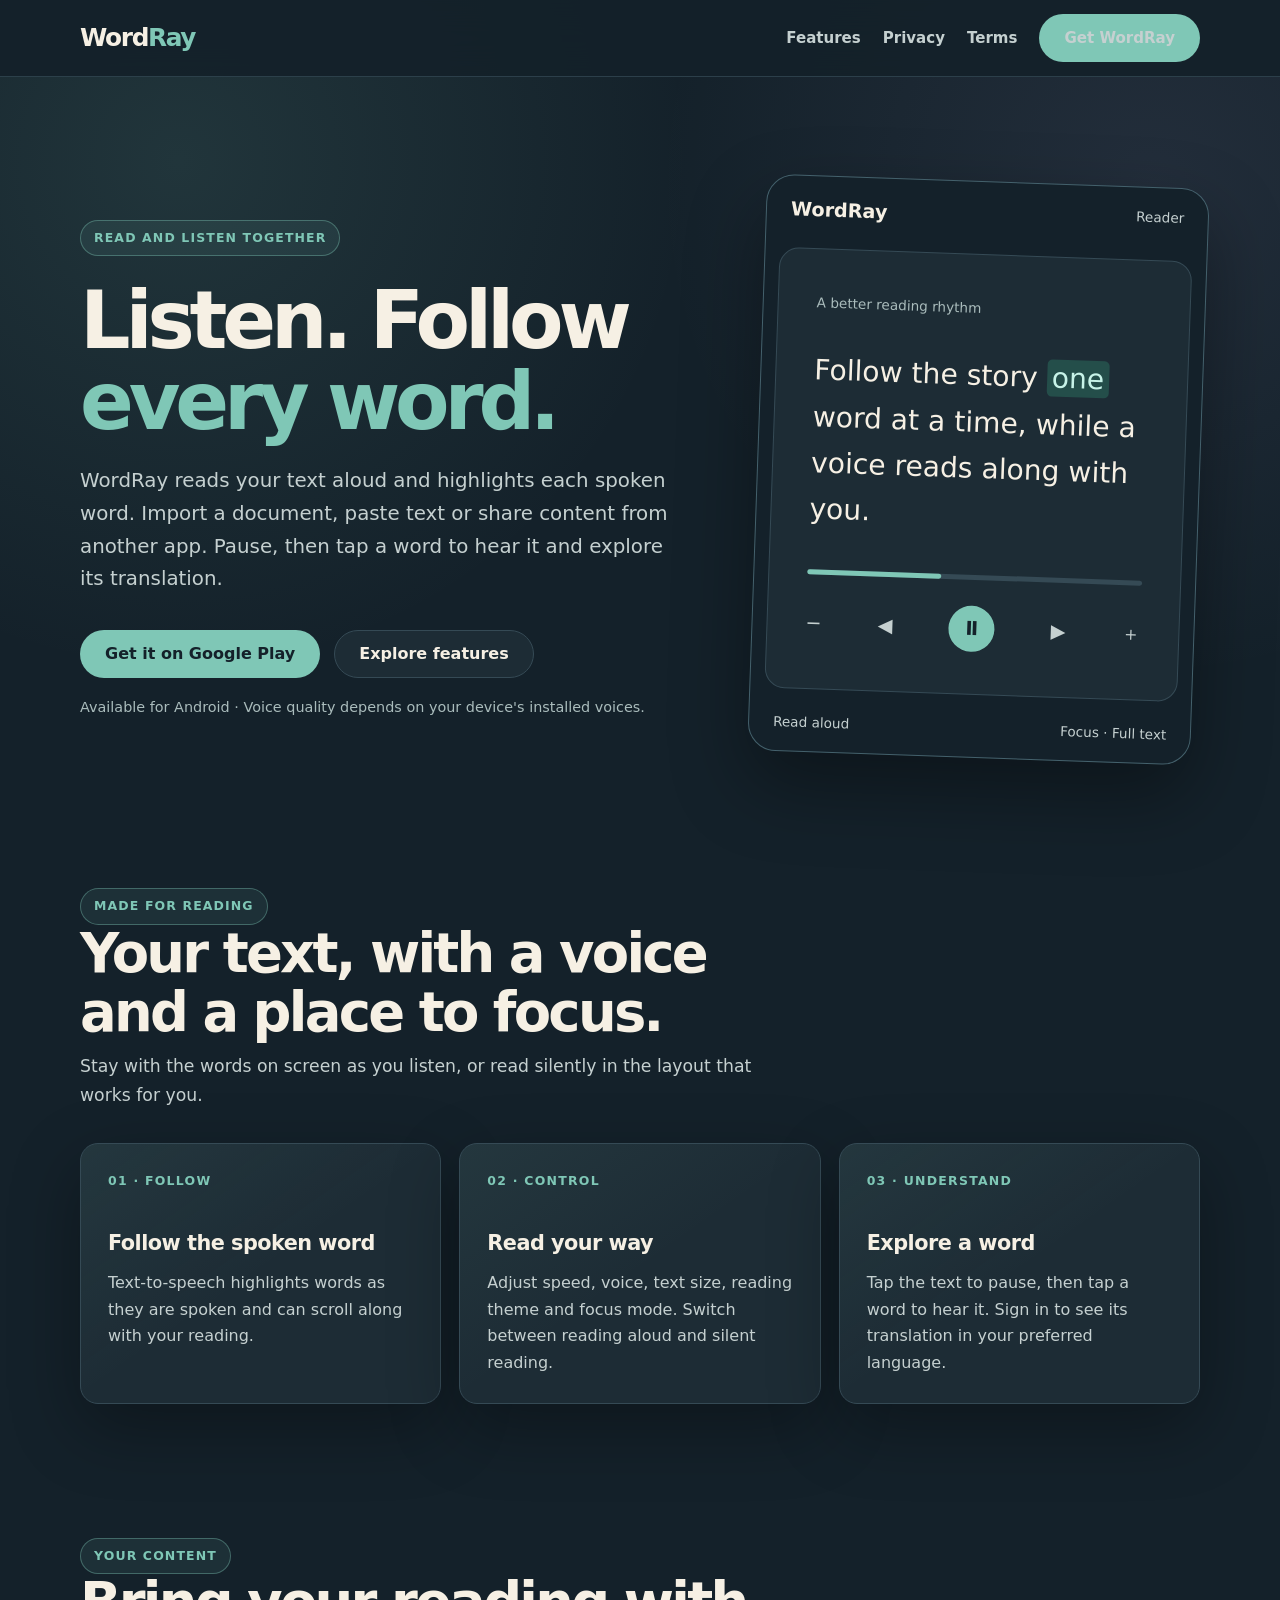
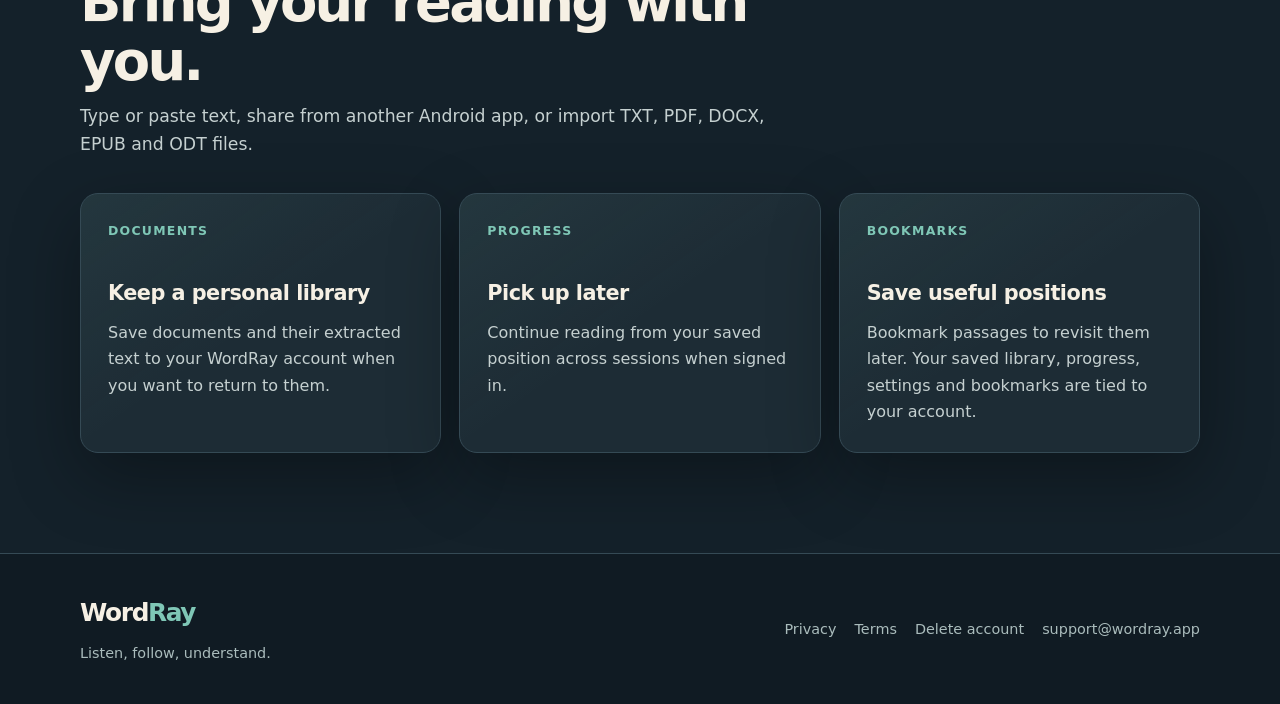
<file: index.html>
<!doctype html>
<html lang="en">
  <head>
    <meta charset="utf-8">
    <meta name="viewport" content="width=device-width, initial-scale=1">

    <title>WordRay — Listen, follow, understand</title>

    <meta
      name="description"
      content="Read documents and pasted text aloud with word highlighting. Import TXT, PDF, DOCX, EPUB or ODT, translate words and save your place with WordRay."
    >

    <meta name="theme-color" content="#14212a">

    <meta property="og:type" content="website">
    <meta property="og:title" content="WordRay">
    <meta
      property="og:description"
      content="Listen as WordRay highlights each spoken word. Import documents, translate words and pick up where you stopped."
    >
    <meta property="og:url" content="https://wordray.app/">

    <link rel="canonical" href="https://wordray.app/">
    <link rel="stylesheet" href="/assets/styles.css">
  </head>

  <body>
    <header class="site-header">
      <div class="container navigation">
        <a class="brand" href="/" aria-label="WordRay home">
          Word<span>Ray</span>
        </a>

        <nav class="navigation-links" aria-label="Main navigation">
          <a href="#features">Features</a>
          <a href="/privacy/">Privacy</a>
          <a href="/terms/">Terms</a>
          <a class="button" href="https://play.google.com/store/apps/details?id=app.wordray.wordray">
            Get WordRay
          </a>
        </nav>
      </div>
    </header>

    <main>
      <section class="hero">
        <div class="container hero-layout">
          <div class="hero-copy">
            <div class="eyebrow">Read and listen together</div>

            <h1>
              Listen. Follow <span>every word.</span>
            </h1>

            <p class="hero-description">
              WordRay reads your text aloud and highlights each spoken word.
              Import a document, paste text or share content from another app.
              Pause, then tap a word to hear it and explore its translation.
            </p>

            <div class="hero-actions">
              <a class="button" href="https://play.google.com/store/apps/details?id=app.wordray.wordray">
                Get it on Google Play
              </a>

              <a class="button button-secondary" href="#features">
                Explore features
              </a>
            </div>
            <p class="hero-note">Available for Android · Voice quality depends on your device's installed voices.</p>
          </div>

          <div class="reader-preview" role="img" aria-label="Illustration of a WordRay reader with a highlighted word">
            <div class="preview-top"><span>WordRay</span><span>Reader</span></div>
            <div class="preview-paper">
              <div class="preview-label">A better reading rhythm</div>
              <p>Follow the story <span class="preview-highlight">one</span> word at a time, while a voice reads along with you.</p>
              <div class="preview-progress"><span></span></div>
              <div class="preview-controls" aria-hidden="true"><span>−</span><span>◀</span><span class="preview-play">Ⅱ</span><span>▶</span><span>＋</span></div>
            </div>
            <div class="preview-bottom"><span>Read aloud</span><span>Focus · Full text</span></div>
          </div>
        </div>
      </section>

      <section class="feature-section" id="features">
        <div class="container">
          <div class="section-heading">
            <div class="eyebrow">Made for reading</div>

            <h2>Your text, with a voice and a place to focus.</h2>

            <p>
              Stay with the words on screen as you listen, or read silently
              in the layout that works for you.
            </p>
          </div>

          <div class="feature-grid">
            <article class="feature-card">
              <div class="feature-number">01 · FOLLOW</div>

              <h3>Follow the spoken word</h3>

              <p>
                Text-to-speech highlights words as they are spoken and can
                scroll along with your reading.
              </p>
            </article>

            <article class="feature-card">
              <div class="feature-number">02 · CONTROL</div>

              <h3>Read your way</h3>

              <p>
                Adjust speed, voice, text size, reading theme and focus mode.
                Switch between reading aloud and silent reading.
              </p>
            </article>

            <article class="feature-card">
              <div class="feature-number">03 · UNDERSTAND</div>

              <h3>Explore a word</h3>

              <p>
                Tap the text to pause, then tap a word to hear it. Sign in to
                see its translation in your preferred language.
              </p>
            </article>
          </div>
        </div>
      </section>

      <section class="feature-section">
        <div class="container">
          <div class="section-heading">
            <div class="eyebrow">Your content</div>

            <h2>Bring your reading with you.</h2>

            <p>
              Type or paste text, share from another Android app, or import
              TXT, PDF, DOCX, EPUB and ODT files.
            </p>
          </div>

          <div class="feature-grid">
            <article class="feature-card">
              <div class="feature-number">DOCUMENTS</div>

              <h3>Keep a personal library</h3>

              <p>
                Save documents and their extracted text to your WordRay
                account when you want to return to them.
              </p>
            </article>

            <article class="feature-card">
              <div class="feature-number">PROGRESS</div>

              <h3>Pick up later</h3>

              <p>
                Continue reading from your saved position across sessions
                when signed in.
              </p>
            </article>

            <article class="feature-card">
              <div class="feature-number">BOOKMARKS</div>

              <h3>Save useful positions</h3>

              <p>
                Bookmark passages to revisit them later. Your saved library,
                progress, settings and bookmarks are tied to your account.
              </p>
            </article>
          </div>
        </div>
      </section>
    </main>

    <footer class="site-footer">
      <div class="container footer-inner">
        <div class="footer-brand">
          <a class="brand" href="/">
            Word<span>Ray</span>
          </a>

          <p>Listen, follow, understand.</p>
        </div>

        <nav class="footer-links" aria-label="Legal and support">
          <a href="/privacy/">Privacy</a>
          <a href="/terms/">Terms</a>
          <a href="/delete-account/">Delete account</a>
          <a href="mailto:support@wordray.app">support@wordray.app</a>
        </nav>
      </div>
    </footer>
  </body>
</html>
</file>
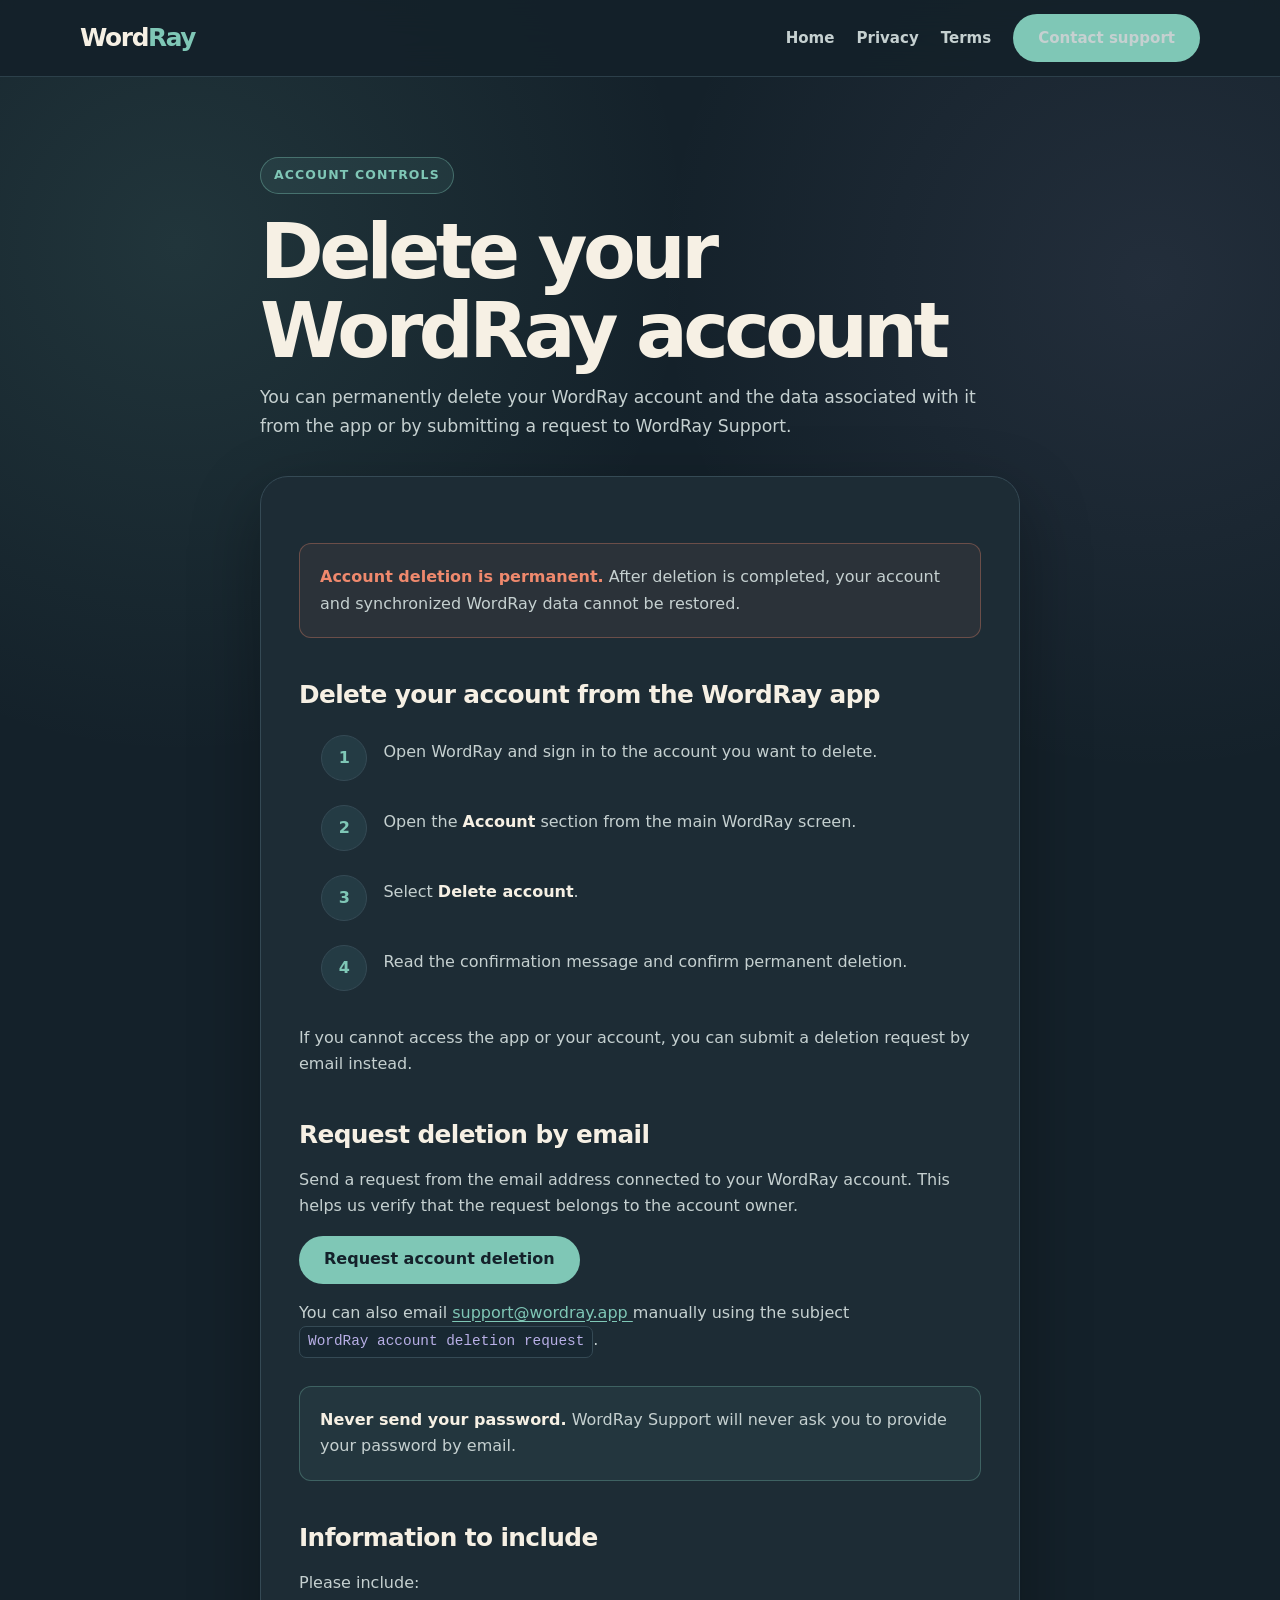
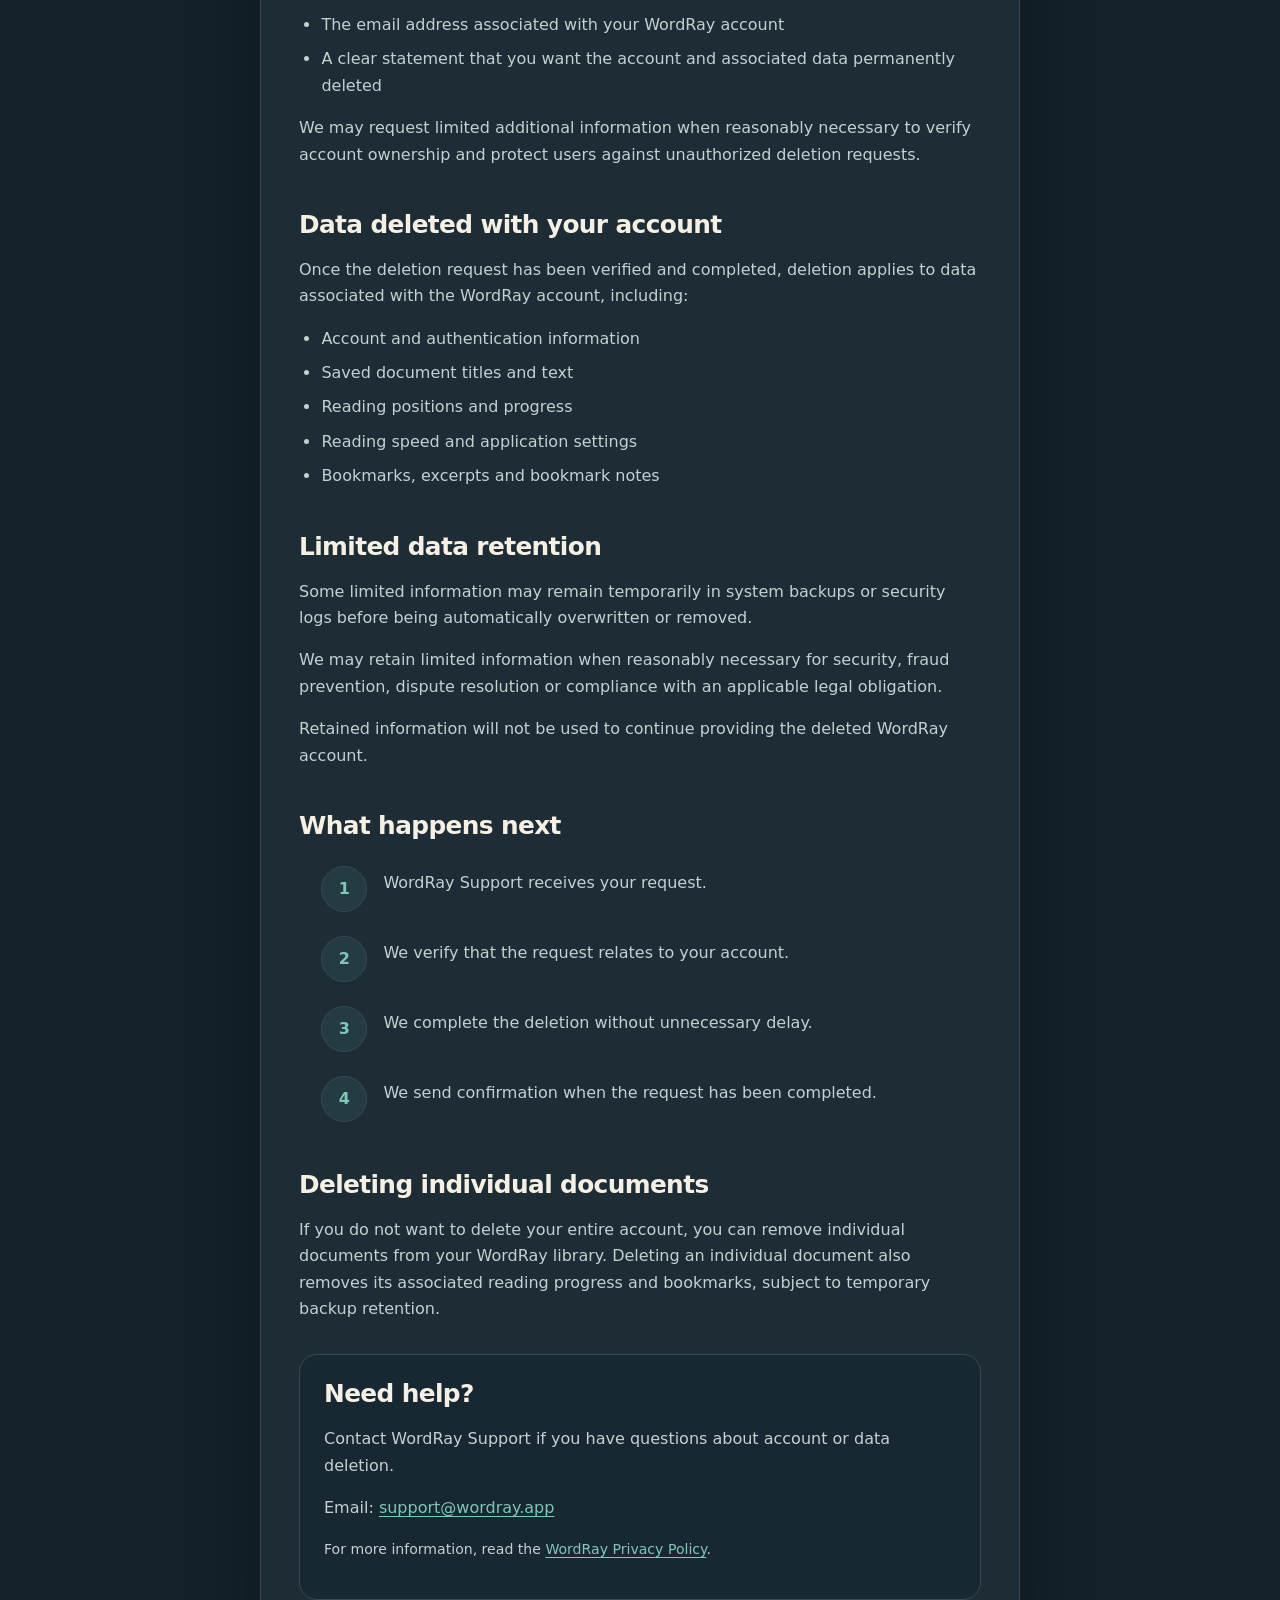
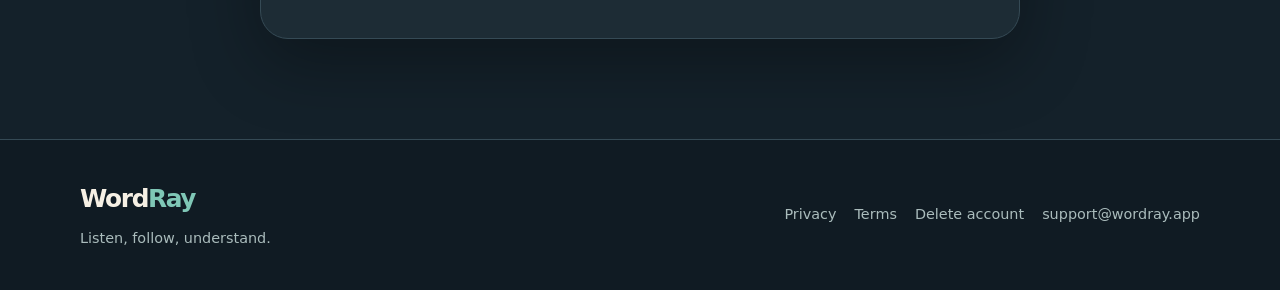
<file: delete-account/index.html>
<!doctype html>
<html lang="en">
  <head>
    <meta charset="utf-8">
    <meta name="viewport" content="width=device-width, initial-scale=1">

    <title>Delete your WordRay account</title>

    <meta
      name="description"
      content="Instructions for permanently deleting a WordRay account and associated data."
    >

    <meta name="theme-color" content="#14212a">

    <link
      rel="canonical"
      href="https://wordray.app/delete-account/"
    >
    <link rel="stylesheet" href="/assets/styles.css">
  </head>

  <body>
    <header class="site-header">
      <div class="container navigation">
        <a class="brand" href="/" aria-label="WordRay home">
          Word<span>Ray</span>
        </a>

        <nav class="navigation-links" aria-label="Main navigation">
          <a href="/">Home</a>
          <a href="/privacy/">Privacy</a>
          <a href="/terms/">Terms</a>
          <a
            class="button"
            href="mailto:support@wordray.app"
          >
            Contact support
          </a>
        </nav>
      </div>
    </header>

    <main>
      <section class="page-hero">
        <div class="container page-hero-inner">
          <div class="eyebrow">Account controls</div>

          <h1>Delete your WordRay account</h1>

          <p>
            You can permanently delete your WordRay account and the data
            associated with it from the app or by submitting a request to
            WordRay Support.
          </p>
        </div>
      </section>

      <article class="document">
        <div class="notice danger-notice">
          <p>
            <strong>Account deletion is permanent.</strong>
            After deletion is completed, your account and synchronized
            WordRay data cannot be restored.
          </p>
        </div>

        <h2>Delete your account from the WordRay app</h2>

        <ol class="steps">
          <li>
            Open WordRay and sign in to the account you want to delete.
          </li>

          <li>
            Open the <strong>Account</strong> section from the main WordRay
            screen.
          </li>

          <li>
            Select <strong>Delete account</strong>.
          </li>

          <li>
            Read the confirmation message and confirm permanent deletion.
          </li>
        </ol>

        <p>
          If you cannot access the app or your account, you can submit a
          deletion request by email instead.
        </p>

        <h2>Request deletion by email</h2>

        <p>
          Send a request from the email address connected to your WordRay
          account. This helps us verify that the request belongs to the
          account owner.
        </p>

        <p>
          <a
            class="button"
            href="mailto:support@wordray.app?subject=WordRay%20account%20deletion%20request&amp;body=Please%20delete%20my%20WordRay%20account%20and%20associated%20data.%0A%0AWordRay%20account%20email%3A%20"
          >
            Request account deletion
          </a>
        </p>

        <p>
          You can also email
          <a href="mailto:support@wordray.app">
            support@wordray.app
          </a>
          manually using the subject
          <span class="code-value">WordRay account deletion request</span>.
        </p>

        <div class="notice">
          <p>
            <strong>Never send your password.</strong>
            WordRay Support will never ask you to provide your password by
            email.
          </p>
        </div>

        <h2>Information to include</h2>

        <p>Please include:</p>

        <ul>
          <li>
            The email address associated with your WordRay account
          </li>
          <li>
            A clear statement that you want the account and associated data
            permanently deleted
          </li>
        </ul>

        <p>
          We may request limited additional information when reasonably
          necessary to verify account ownership and protect users against
          unauthorized deletion requests.
        </p>

        <h2>Data deleted with your account</h2>

        <p>
          Once the deletion request has been verified and completed, deletion
          applies to data associated with the WordRay account, including:
        </p>

        <ul>
          <li>Account and authentication information</li>
          <li>Saved document titles and text</li>
          <li>Reading positions and progress</li>
          <li>Reading speed and application settings</li>
          <li>Bookmarks, excerpts and bookmark notes</li>
        </ul>

        <h2>Limited data retention</h2>

        <p>
          Some limited information may remain temporarily in system backups
          or security logs before being automatically overwritten or removed.
        </p>

        <p>
          We may retain limited information when reasonably necessary for
          security, fraud prevention, dispute resolution or compliance with
          an applicable legal obligation.
        </p>

        <p>
          Retained information will not be used to continue providing the
          deleted WordRay account.
        </p>

        <h2>What happens next</h2>

        <ol class="steps">
          <li>
            WordRay Support receives your request.
          </li>

          <li>
            We verify that the request relates to your account.
          </li>

          <li>
            We complete the deletion without unnecessary delay.
          </li>

          <li>
            We send confirmation when the request has been completed.
          </li>
        </ol>

        <h2>Deleting individual documents</h2>

        <p>
          If you do not want to delete your entire account, you can remove
          individual documents from your WordRay library. Deleting an
          individual document also removes its associated reading progress
          and bookmarks, subject to temporary backup retention.
        </p>

        <div class="contact-card">
          <h2>Need help?</h2>

          <p>
            Contact WordRay Support if you have questions about account or
            data deletion.
          </p>

          <p>
            Email:
            <a href="mailto:support@wordray.app">
              support@wordray.app
            </a>
          </p>

          <p class="meta">
            For more information, read the
            <a href="/privacy/">WordRay Privacy Policy</a>.
          </p>
        </div>
      </article>
    </main>

    <footer class="site-footer">
      <div class="container footer-inner">
        <div class="footer-brand">
          <a class="brand" href="/">
            Word<span>Ray</span>
          </a>

          <p>Listen, follow, understand.</p>
        </div>

        <nav class="footer-links" aria-label="Legal and support">
          <a href="/privacy/">Privacy</a>
          <a href="/terms/">Terms</a>
          <a href="/delete-account/">Delete account</a>
          <a href="mailto:support@wordray.app">
            support@wordray.app
          </a>
        </nav>
      </div>
    </footer>
  </body>
</html>
</file>
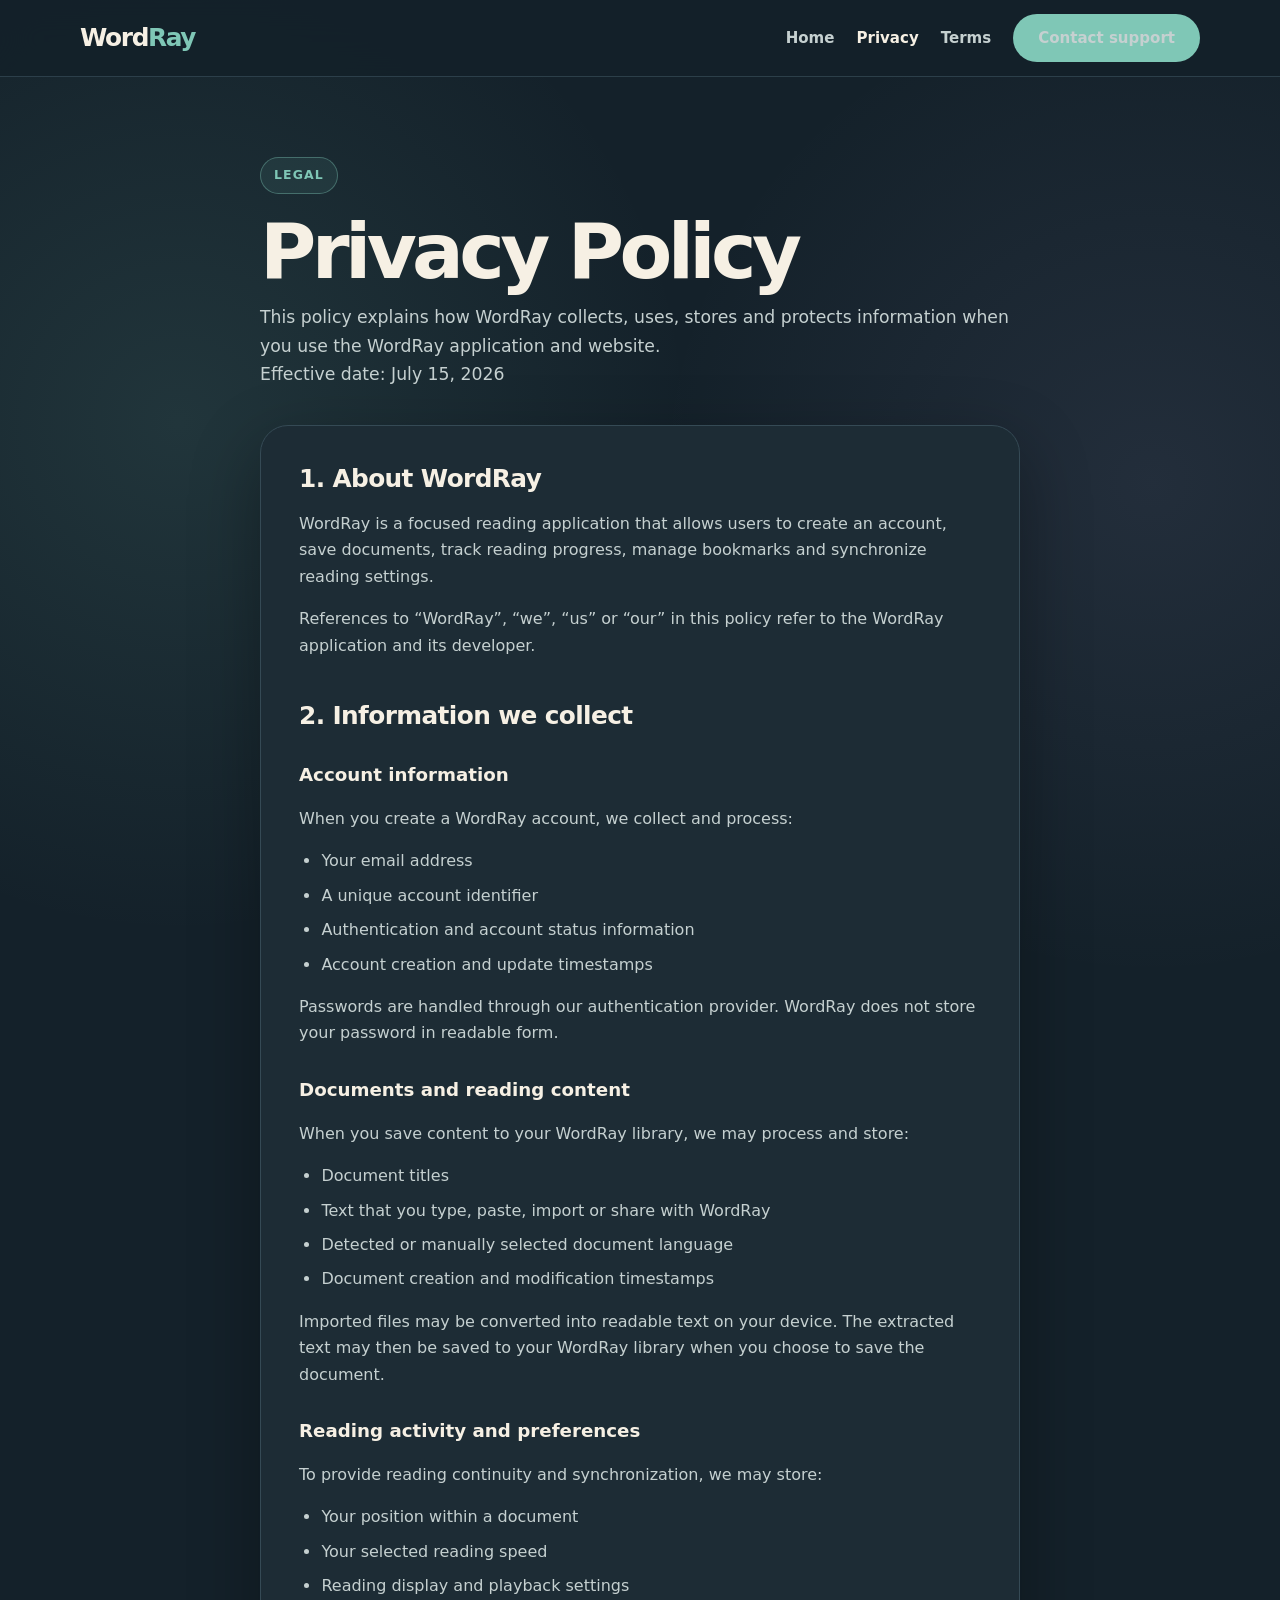
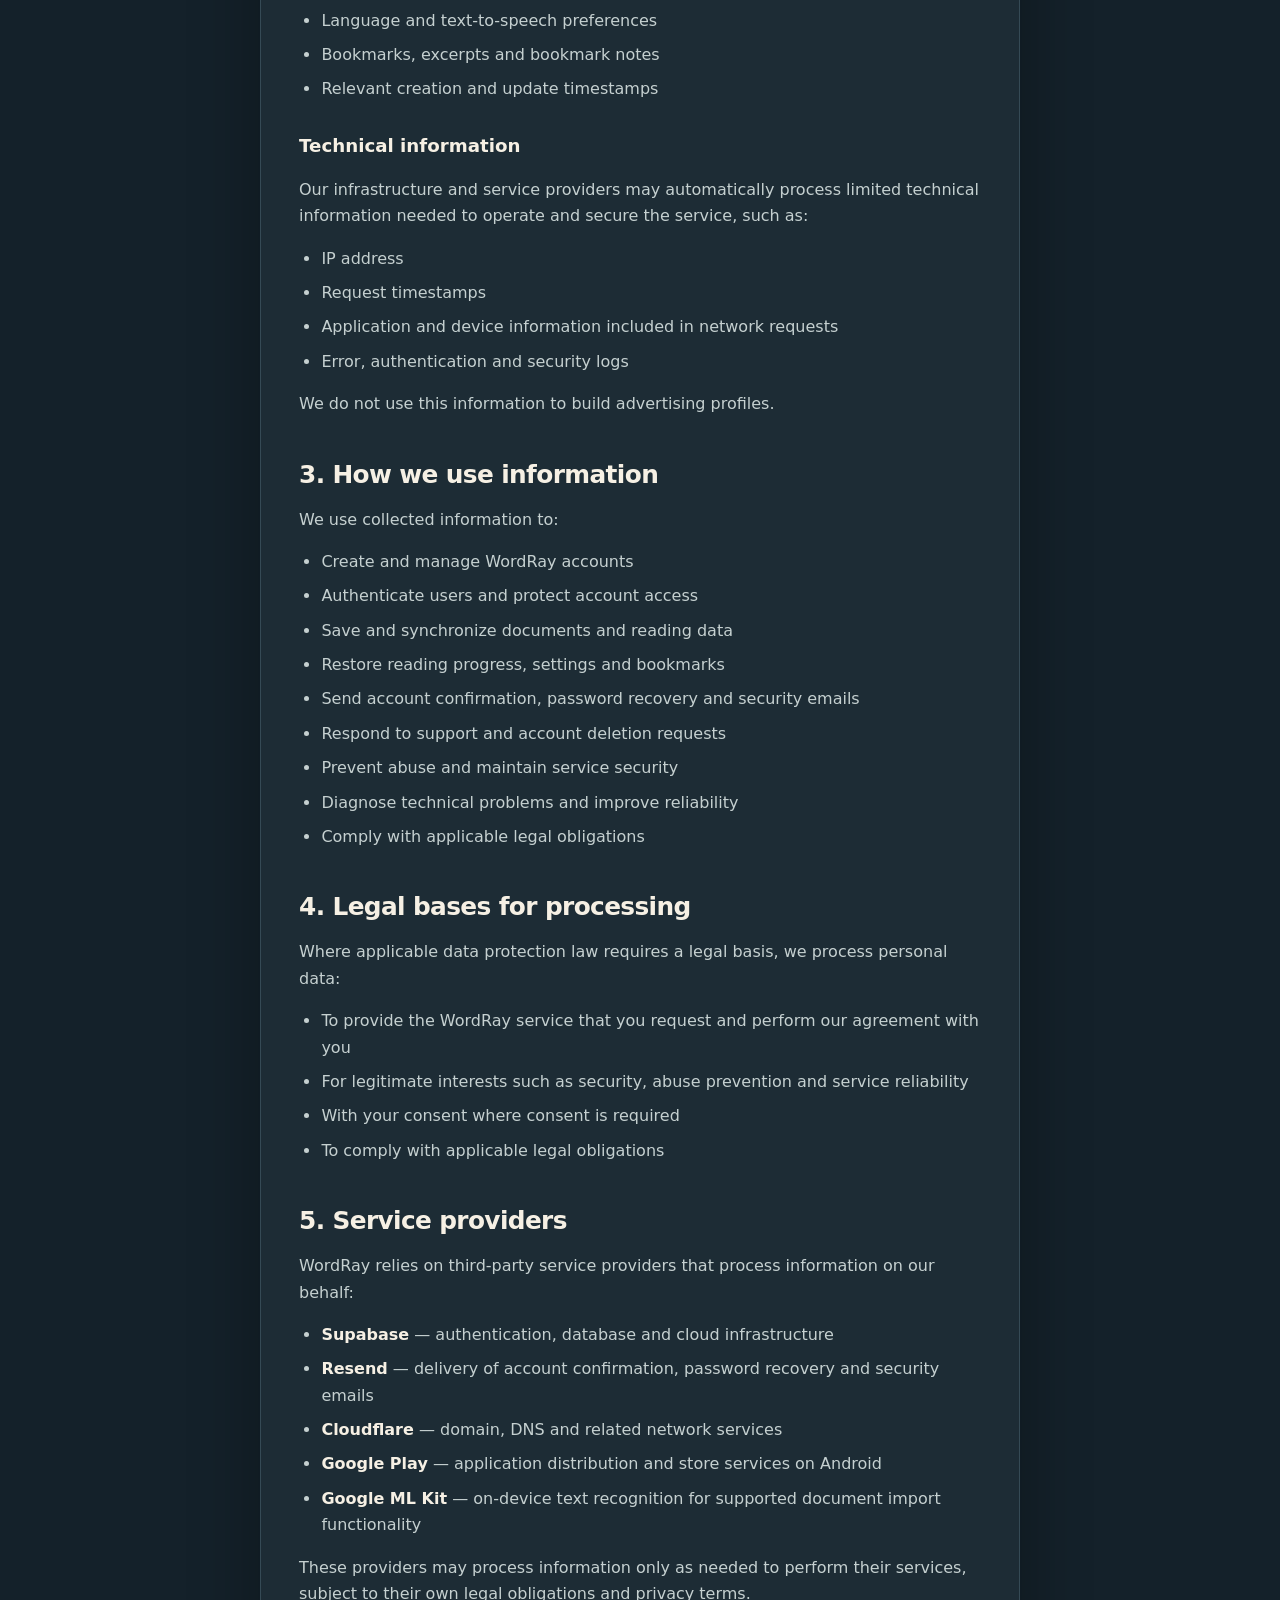
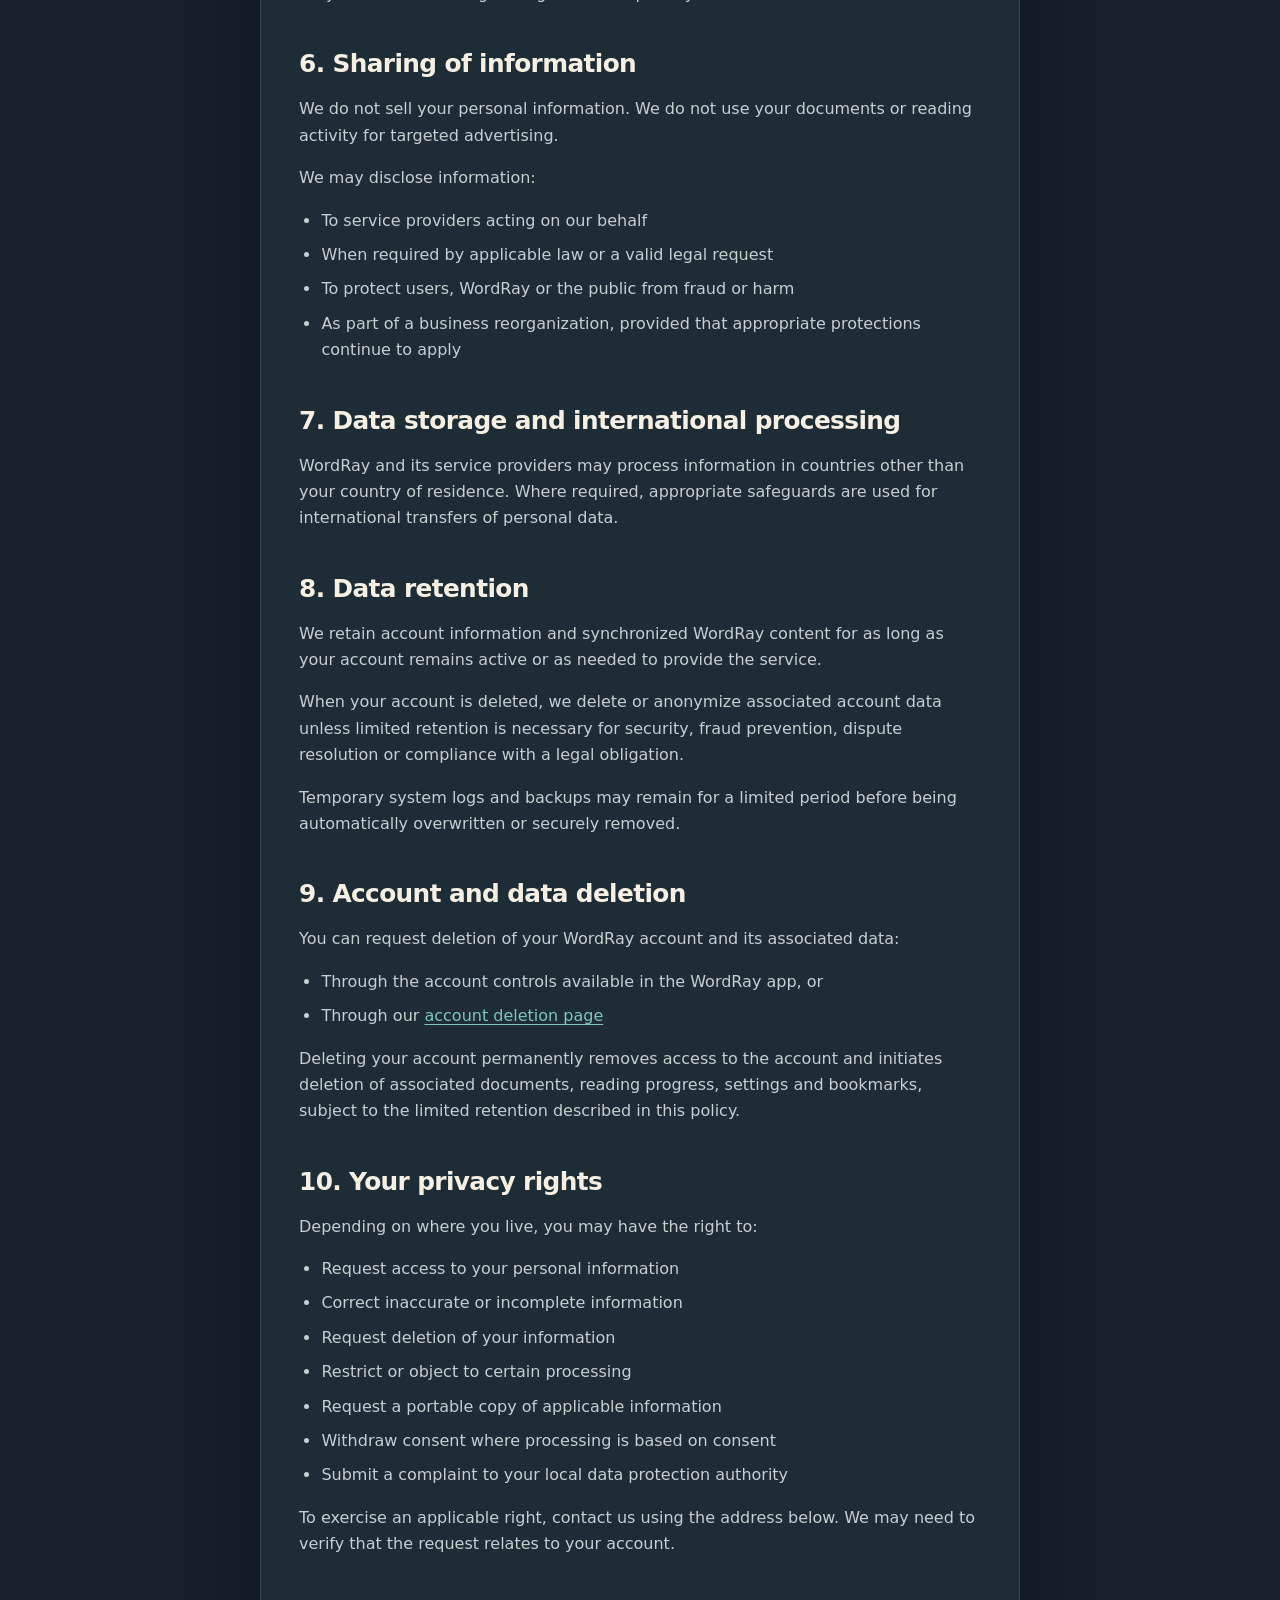
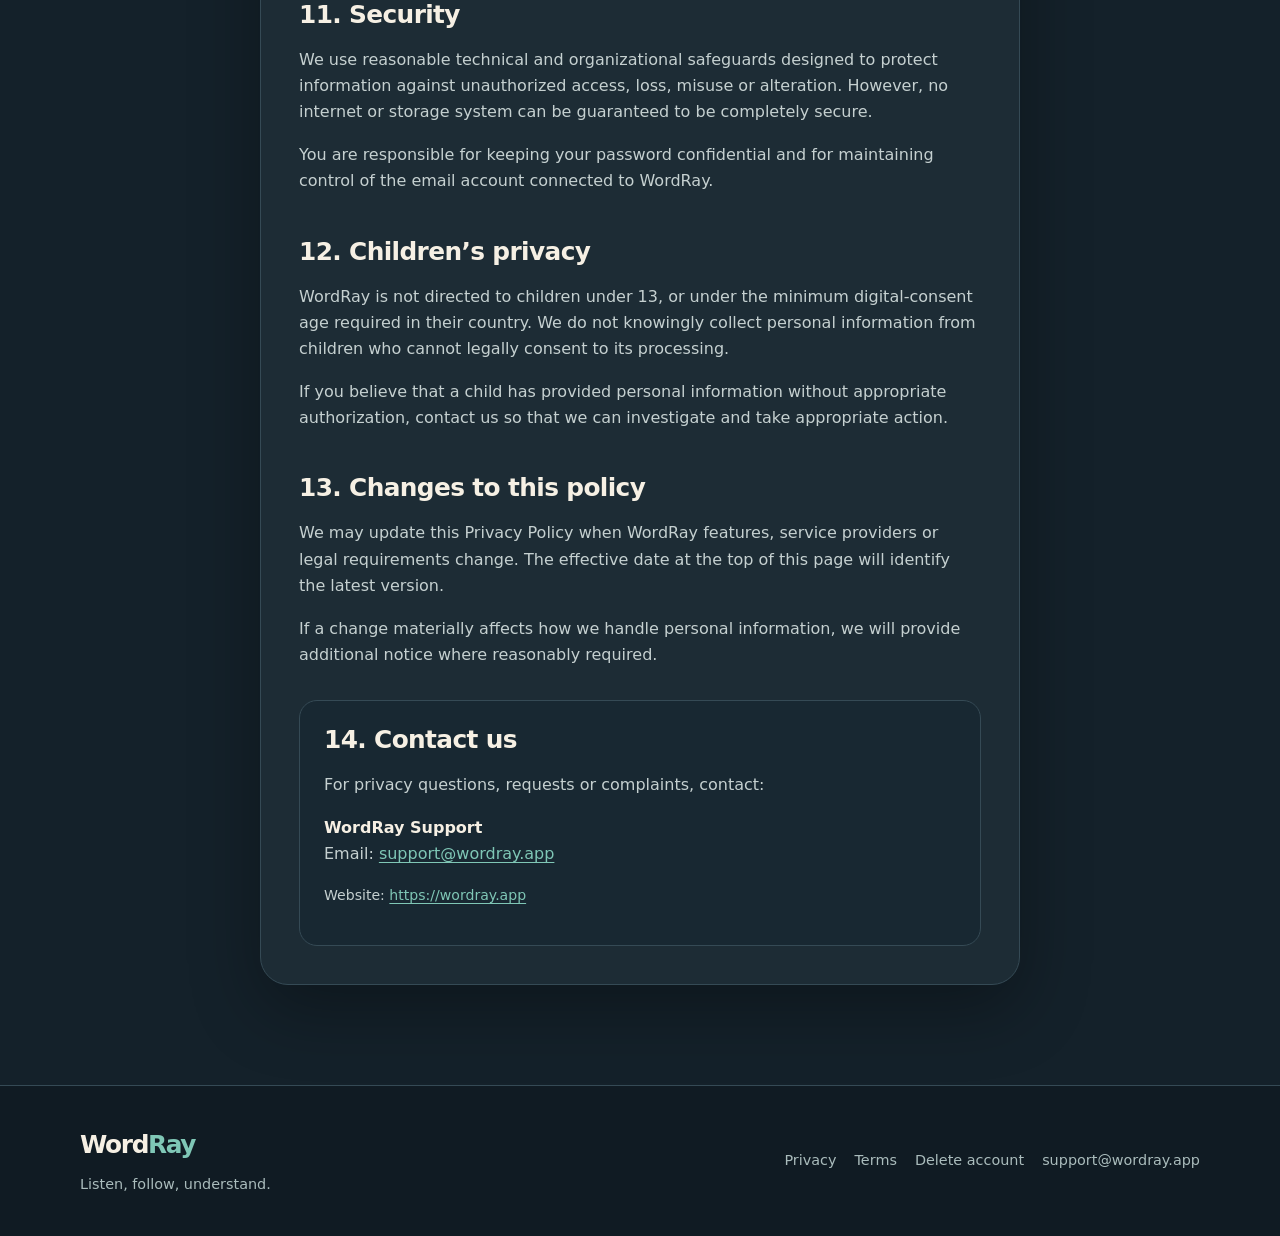
<file: privacy/index.html>
<!doctype html>
<html lang="en">
  <head>
    <meta charset="utf-8">
    <meta name="viewport" content="width=device-width, initial-scale=1">

    <title>Privacy Policy — WordRay</title>

    <meta
      name="description"
      content="WordRay Privacy Policy explaining how account, document and reading data is handled."
    >

    <meta name="theme-color" content="#14212a">

    <link rel="canonical" href="https://wordray.app/privacy/">
    <link rel="stylesheet" href="/assets/styles.css">
  </head>

  <body>
    <header class="site-header">
      <div class="container navigation">
        <a class="brand" href="/" aria-label="WordRay home">
          Word<span>Ray</span>
        </a>

        <nav class="navigation-links" aria-label="Main navigation">
          <a href="/">Home</a>
          <a href="/privacy/" aria-current="page">Privacy</a>
          <a href="/terms/">Terms</a>
          <a class="button" href="mailto:support@wordray.app">
            Contact support
          </a>
        </nav>
      </div>
    </header>

    <main>
      <section class="page-hero">
        <div class="container page-hero-inner">
          <div class="eyebrow">Legal</div>

          <h1>Privacy Policy</h1>

          <p>
            This policy explains how WordRay collects, uses, stores and
            protects information when you use the WordRay application and
            website.
          </p>

          <p class="meta">
            Effective date: July 15, 2026
          </p>
        </div>
      </section>

      <article class="document">
        <h2>1. About WordRay</h2>

        <p>
          WordRay is a focused reading application that allows users to
          create an account, save documents, track reading progress, manage
          bookmarks and synchronize reading settings.
        </p>

        <p>
          References to “WordRay”, “we”, “us” or “our” in this policy refer
          to the WordRay application and its developer.
        </p>

        <h2>2. Information we collect</h2>

        <h3>Account information</h3>

        <p>
          When you create a WordRay account, we collect and process:
        </p>

        <ul>
          <li>Your email address</li>
          <li>A unique account identifier</li>
          <li>Authentication and account status information</li>
          <li>Account creation and update timestamps</li>
        </ul>

        <p>
          Passwords are handled through our authentication provider. WordRay
          does not store your password in readable form.
        </p>

        <h3>Documents and reading content</h3>

        <p>
          When you save content to your WordRay library, we may process and
          store:
        </p>

        <ul>
          <li>Document titles</li>
          <li>Text that you type, paste, import or share with WordRay</li>
          <li>Detected or manually selected document language</li>
          <li>Document creation and modification timestamps</li>
        </ul>

        <p>
          Imported files may be converted into readable text on your device.
          The extracted text may then be saved to your WordRay library when
          you choose to save the document.
        </p>

        <h3>Reading activity and preferences</h3>

        <p>
          To provide reading continuity and synchronization, we may store:
        </p>

        <ul>
          <li>Your position within a document</li>
          <li>Your selected reading speed</li>
          <li>Reading display and playback settings</li>
          <li>Language and text-to-speech preferences</li>
          <li>Bookmarks, excerpts and bookmark notes</li>
          <li>Relevant creation and update timestamps</li>
        </ul>

        <h3>Technical information</h3>

        <p>
          Our infrastructure and service providers may automatically process
          limited technical information needed to operate and secure the
          service, such as:
        </p>

        <ul>
          <li>IP address</li>
          <li>Request timestamps</li>
          <li>Application and device information included in network requests</li>
          <li>Error, authentication and security logs</li>
        </ul>

        <p>
          We do not use this information to build advertising profiles.
        </p>

        <h2>3. How we use information</h2>

        <p>We use collected information to:</p>

        <ul>
          <li>Create and manage WordRay accounts</li>
          <li>Authenticate users and protect account access</li>
          <li>Save and synchronize documents and reading data</li>
          <li>Restore reading progress, settings and bookmarks</li>
          <li>Send account confirmation, password recovery and security emails</li>
          <li>Respond to support and account deletion requests</li>
          <li>Prevent abuse and maintain service security</li>
          <li>Diagnose technical problems and improve reliability</li>
          <li>Comply with applicable legal obligations</li>
        </ul>

        <h2>4. Legal bases for processing</h2>

        <p>
          Where applicable data protection law requires a legal basis, we
          process personal data:
        </p>

        <ul>
          <li>
            To provide the WordRay service that you request and perform our
            agreement with you
          </li>
          <li>
            For legitimate interests such as security, abuse prevention and
            service reliability
          </li>
          <li>
            With your consent where consent is required
          </li>
          <li>
            To comply with applicable legal obligations
          </li>
        </ul>

        <h2>5. Service providers</h2>

        <p>
          WordRay relies on third-party service providers that process
          information on our behalf:
        </p>

        <ul>
          <li>
            <strong>Supabase</strong> — authentication, database and cloud
            infrastructure
          </li>
          <li>
            <strong>Resend</strong> — delivery of account confirmation,
            password recovery and security emails
          </li>
          <li>
            <strong>Cloudflare</strong> — domain, DNS and related network
            services
          </li>
          <li>
            <strong>Google Play</strong> — application distribution and
            store services on Android
          </li>
          <li>
            <strong>Google ML Kit</strong> — on-device text recognition for
            supported document import functionality
          </li>
        </ul>

        <p>
          These providers may process information only as needed to perform
          their services, subject to their own legal obligations and privacy
          terms.
        </p>

        <h2>6. Sharing of information</h2>

        <p>
          We do not sell your personal information. We do not use your
          documents or reading activity for targeted advertising.
        </p>

        <p>We may disclose information:</p>

        <ul>
          <li>To service providers acting on our behalf</li>
          <li>When required by applicable law or a valid legal request</li>
          <li>To protect users, WordRay or the public from fraud or harm</li>
          <li>
            As part of a business reorganization, provided that appropriate
            protections continue to apply
          </li>
        </ul>

        <h2>7. Data storage and international processing</h2>

        <p>
          WordRay and its service providers may process information in
          countries other than your country of residence. Where required,
          appropriate safeguards are used for international transfers of
          personal data.
        </p>

        <h2>8. Data retention</h2>

        <p>
          We retain account information and synchronized WordRay content for
          as long as your account remains active or as needed to provide the
          service.
        </p>

        <p>
          When your account is deleted, we delete or anonymize associated
          account data unless limited retention is necessary for security,
          fraud prevention, dispute resolution or compliance with a legal
          obligation.
        </p>

        <p>
          Temporary system logs and backups may remain for a limited period
          before being automatically overwritten or securely removed.
        </p>

        <h2>9. Account and data deletion</h2>

        <p>
          You can request deletion of your WordRay account and its associated
          data:
        </p>

        <ul>
          <li>Through the account controls available in the WordRay app, or</li>
          <li>
            Through our
            <a href="/delete-account/">account deletion page</a>
          </li>
        </ul>

        <p>
          Deleting your account permanently removes access to the account and
          initiates deletion of associated documents, reading progress,
          settings and bookmarks, subject to the limited retention described
          in this policy.
        </p>

        <h2>10. Your privacy rights</h2>

        <p>
          Depending on where you live, you may have the right to:
        </p>

        <ul>
          <li>Request access to your personal information</li>
          <li>Correct inaccurate or incomplete information</li>
          <li>Request deletion of your information</li>
          <li>Restrict or object to certain processing</li>
          <li>Request a portable copy of applicable information</li>
          <li>Withdraw consent where processing is based on consent</li>
          <li>Submit a complaint to your local data protection authority</li>
        </ul>

        <p>
          To exercise an applicable right, contact us using the address below.
          We may need to verify that the request relates to your account.
        </p>

        <h2>11. Security</h2>

        <p>
          We use reasonable technical and organizational safeguards designed
          to protect information against unauthorized access, loss, misuse or
          alteration. However, no internet or storage system can be guaranteed
          to be completely secure.
        </p>

        <p>
          You are responsible for keeping your password confidential and for
          maintaining control of the email account connected to WordRay.
        </p>

        <h2>12. Children’s privacy</h2>

        <p>
          WordRay is not directed to children under 13, or under the minimum
          digital-consent age required in their country. We do not knowingly
          collect personal information from children who cannot legally
          consent to its processing.
        </p>

        <p>
          If you believe that a child has provided personal information
          without appropriate authorization, contact us so that we can
          investigate and take appropriate action.
        </p>

        <h2>13. Changes to this policy</h2>

        <p>
          We may update this Privacy Policy when WordRay features, service
          providers or legal requirements change. The effective date at the
          top of this page will identify the latest version.
        </p>

        <p>
          If a change materially affects how we handle personal information,
          we will provide additional notice where reasonably required.
        </p>

        <div class="contact-card">
          <h2>14. Contact us</h2>

          <p>
            For privacy questions, requests or complaints, contact:
          </p>

          <p>
            <strong>WordRay Support</strong><br>
            Email:
            <a href="mailto:support@wordray.app">
              support@wordray.app
            </a>
          </p>

          <p class="meta">
            Website:
            <a href="https://wordray.app/">https://wordray.app</a>
          </p>
        </div>
      </article>
    </main>

    <footer class="site-footer">
      <div class="container footer-inner">
        <div class="footer-brand">
          <a class="brand" href="/">
            Word<span>Ray</span>
          </a>

          <p>Listen, follow, understand.</p>
        </div>

        <nav class="footer-links" aria-label="Legal and support">
          <a href="/privacy/">Privacy</a>
          <a href="/terms/">Terms</a>
          <a href="/delete-account/">Delete account</a>
          <a href="mailto:support@wordray.app">support@wordray.app</a>
        </nav>
      </div>
    </footer>
  </body>
</html>
</file>
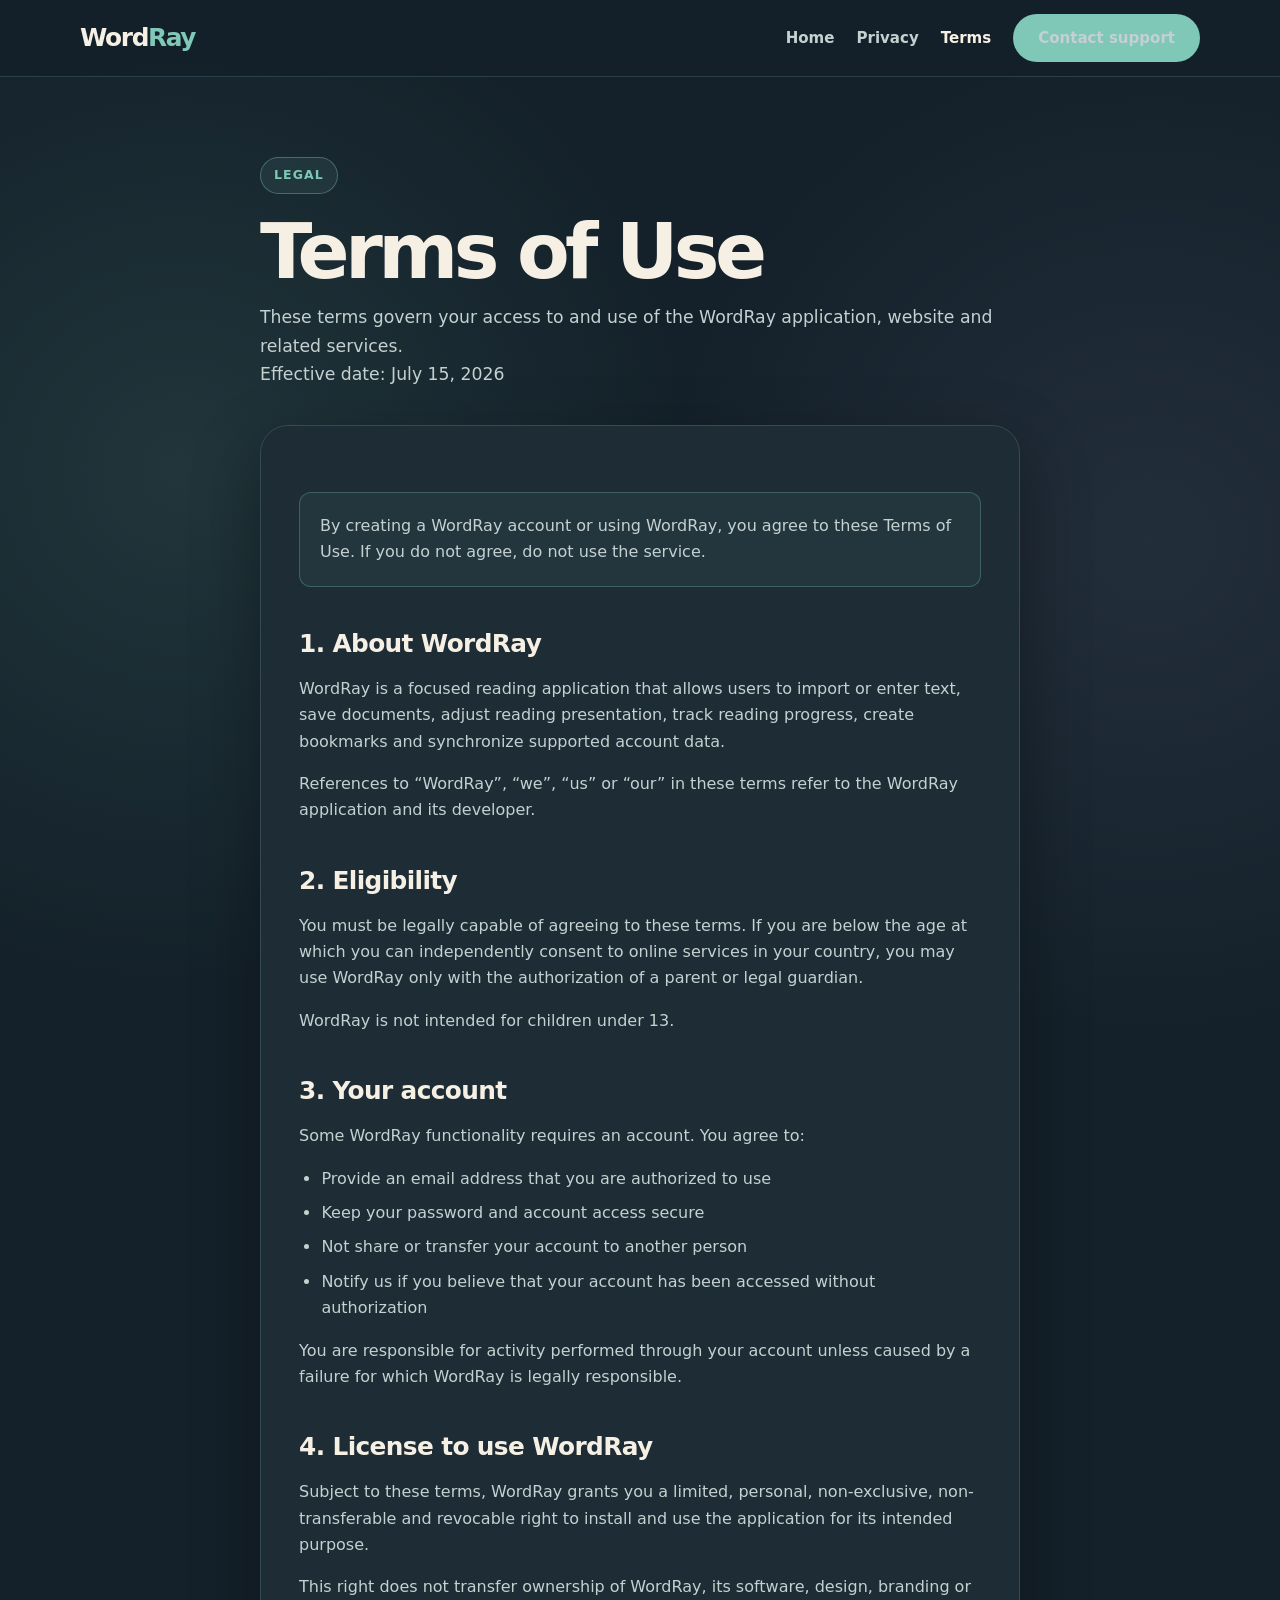
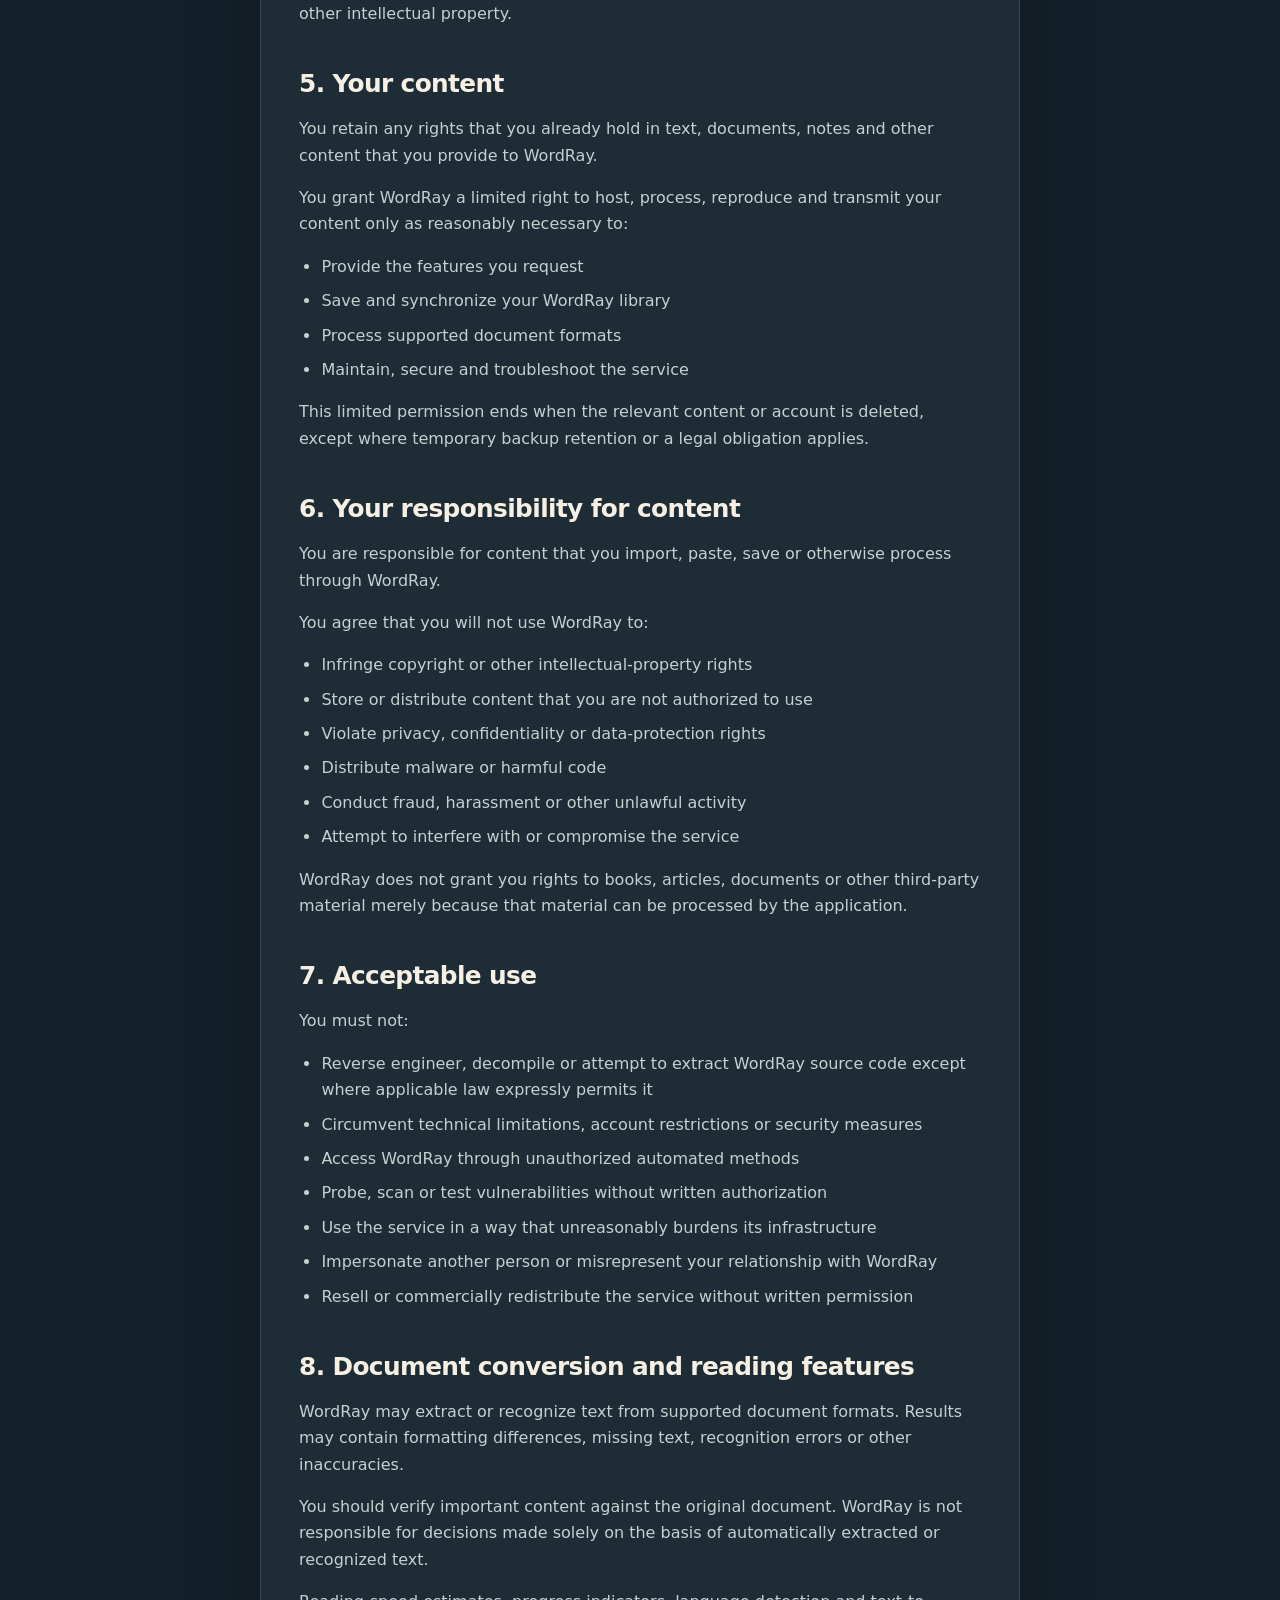
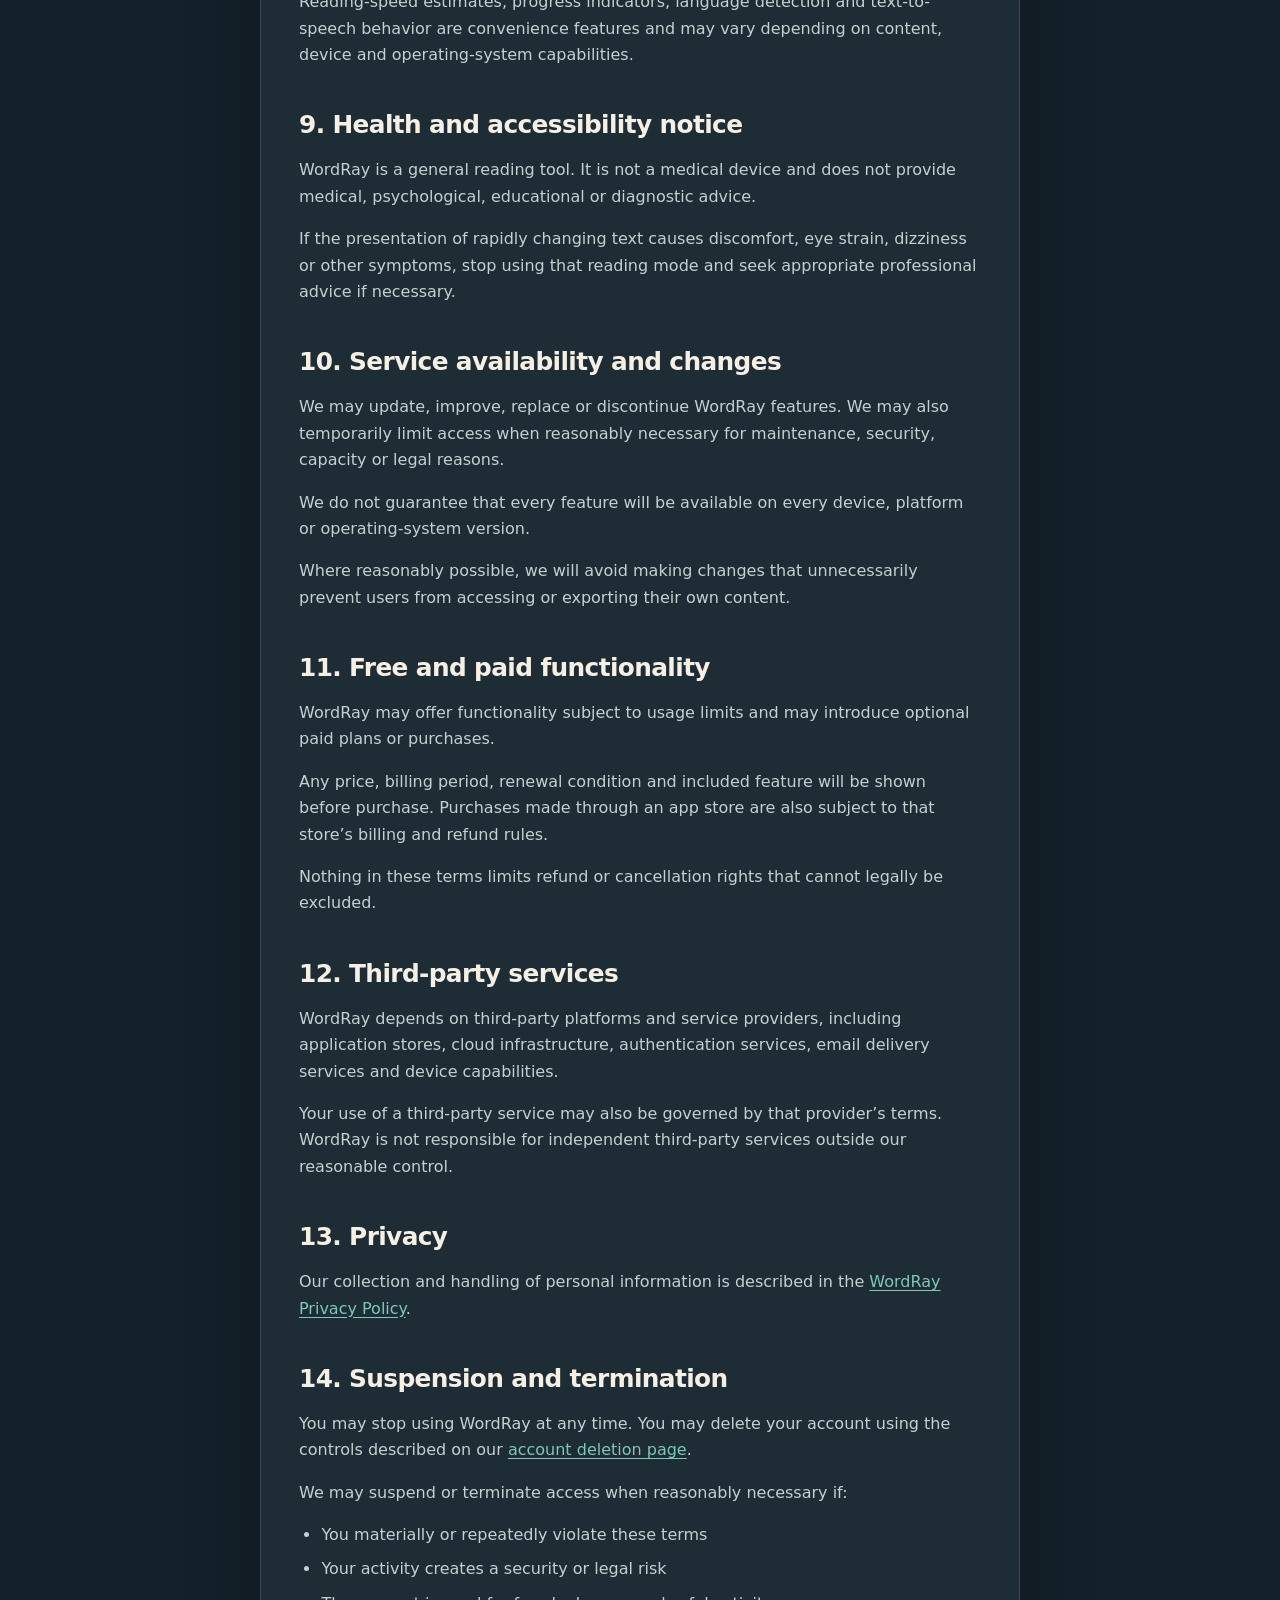
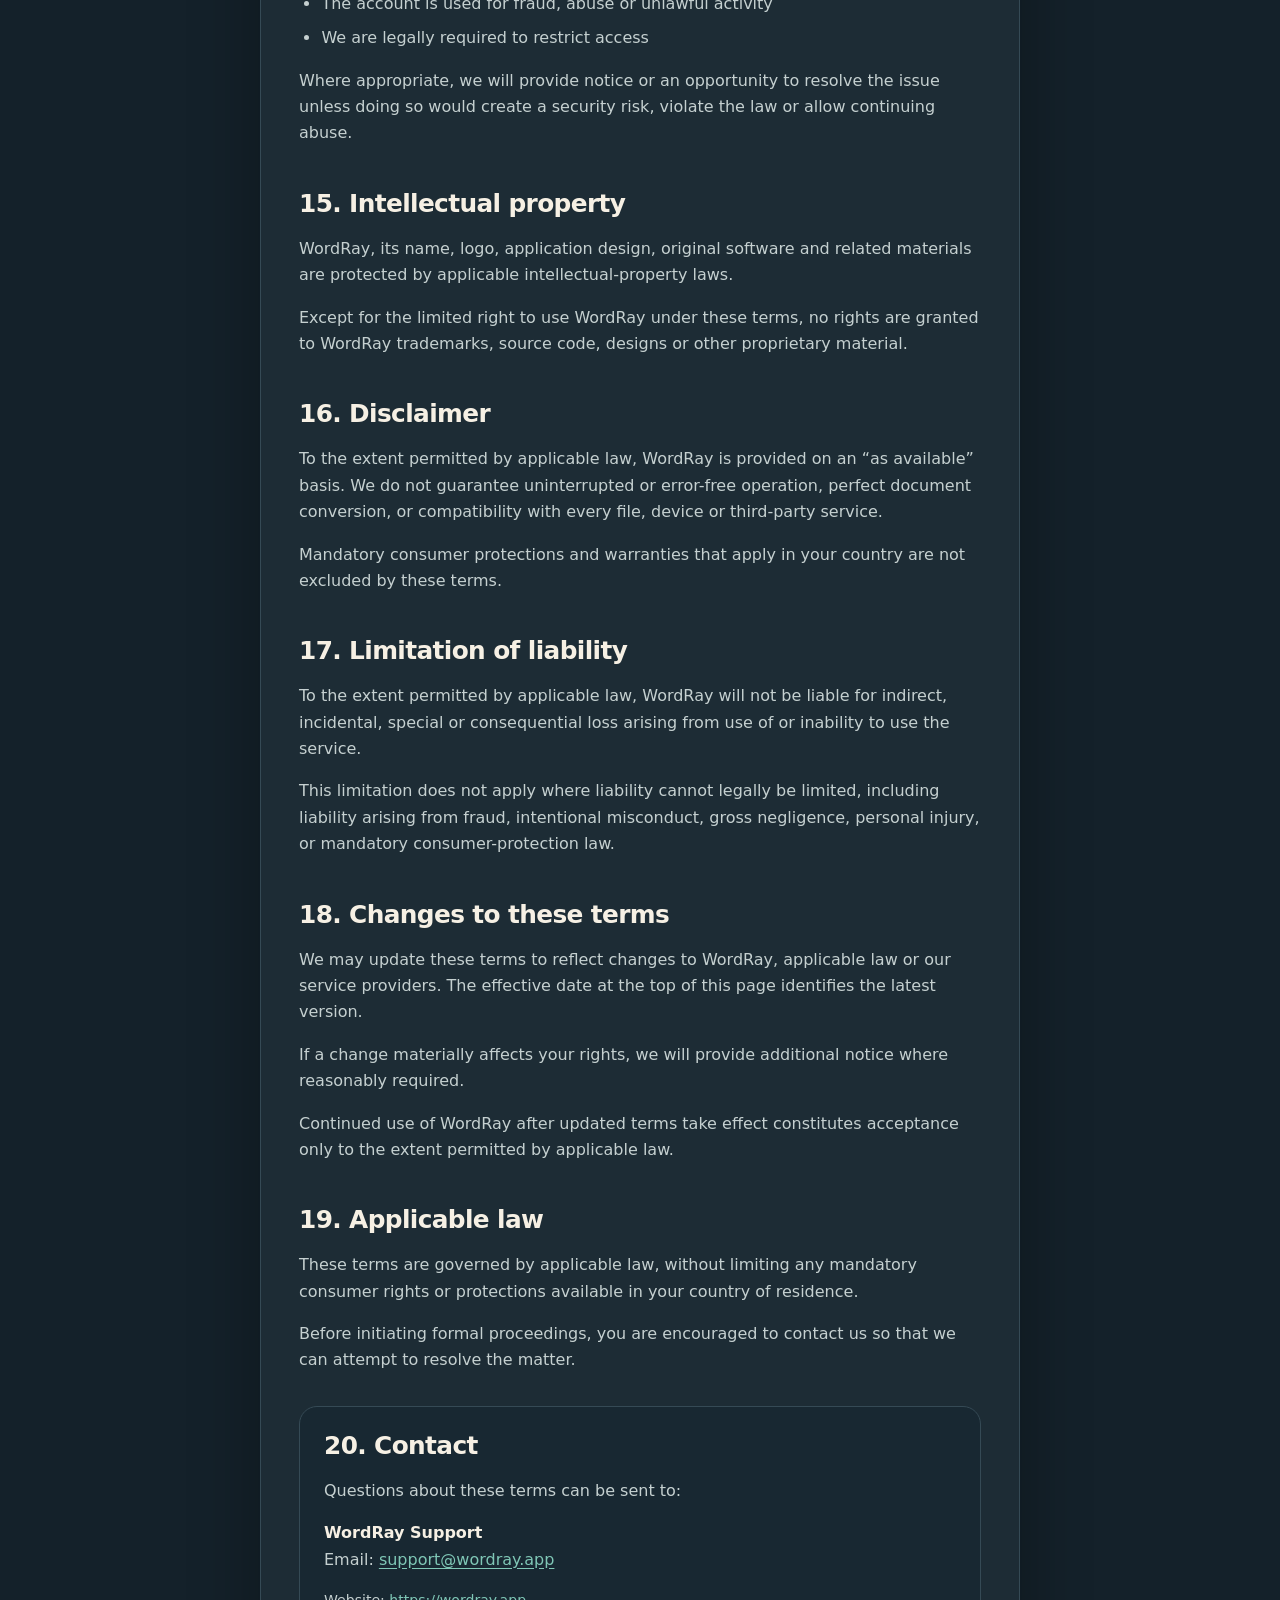
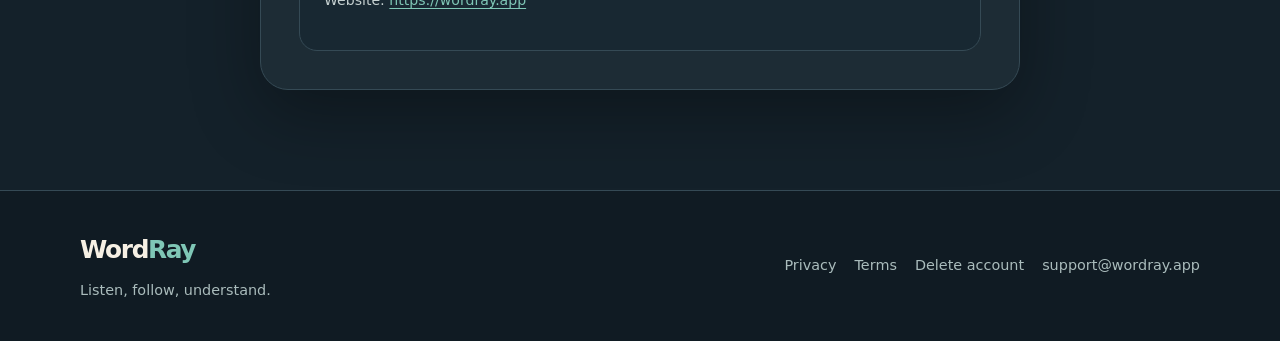
<file: terms/index.html>
<!doctype html>
<html lang="en">
  <head>
    <meta charset="utf-8">
    <meta name="viewport" content="width=device-width, initial-scale=1">

    <title>Terms of Use — WordRay</title>

    <meta
      name="description"
      content="Terms governing access to and use of the WordRay application and website."
    >

    <meta name="theme-color" content="#14212a">

    <link rel="canonical" href="https://wordray.app/terms/">
    <link rel="stylesheet" href="/assets/styles.css">
  </head>

  <body>
    <header class="site-header">
      <div class="container navigation">
        <a class="brand" href="/" aria-label="WordRay home">
          Word<span>Ray</span>
        </a>

        <nav class="navigation-links" aria-label="Main navigation">
          <a href="/">Home</a>
          <a href="/privacy/">Privacy</a>
          <a href="/terms/" aria-current="page">Terms</a>
          <a
            class="button"
            href="mailto:support@wordray.app"
          >
            Contact support
          </a>
        </nav>
      </div>
    </header>

    <main>
      <section class="page-hero">
        <div class="container page-hero-inner">
          <div class="eyebrow">Legal</div>

          <h1>Terms of Use</h1>

          <p>
            These terms govern your access to and use of the WordRay
            application, website and related services.
          </p>

          <p class="meta">
            Effective date: July 15, 2026
          </p>
        </div>
      </section>

      <article class="document">
        <div class="notice">
          <p>
            By creating a WordRay account or using WordRay, you agree to these
            Terms of Use. If you do not agree, do not use the service.
          </p>
        </div>

        <h2>1. About WordRay</h2>

        <p>
          WordRay is a focused reading application that allows users to
          import or enter text, save documents, adjust reading presentation,
          track reading progress, create bookmarks and synchronize supported
          account data.
        </p>

        <p>
          References to “WordRay”, “we”, “us” or “our” in these terms refer
          to the WordRay application and its developer.
        </p>

        <h2>2. Eligibility</h2>

        <p>
          You must be legally capable of agreeing to these terms. If you are
          below the age at which you can independently consent to online
          services in your country, you may use WordRay only with the
          authorization of a parent or legal guardian.
        </p>

        <p>
          WordRay is not intended for children under 13.
        </p>

        <h2>3. Your account</h2>

        <p>
          Some WordRay functionality requires an account. You agree to:
        </p>

        <ul>
          <li>Provide an email address that you are authorized to use</li>
          <li>Keep your password and account access secure</li>
          <li>Not share or transfer your account to another person</li>
          <li>
            Notify us if you believe that your account has been accessed
            without authorization
          </li>
        </ul>

        <p>
          You are responsible for activity performed through your account
          unless caused by a failure for which WordRay is legally responsible.
        </p>

        <h2>4. License to use WordRay</h2>

        <p>
          Subject to these terms, WordRay grants you a limited, personal,
          non-exclusive, non-transferable and revocable right to install and
          use the application for its intended purpose.
        </p>

        <p>
          This right does not transfer ownership of WordRay, its software,
          design, branding or other intellectual property.
        </p>

        <h2>5. Your content</h2>

        <p>
          You retain any rights that you already hold in text, documents,
          notes and other content that you provide to WordRay.
        </p>

        <p>
          You grant WordRay a limited right to host, process, reproduce and
          transmit your content only as reasonably necessary to:
        </p>

        <ul>
          <li>Provide the features you request</li>
          <li>Save and synchronize your WordRay library</li>
          <li>Process supported document formats</li>
          <li>Maintain, secure and troubleshoot the service</li>
        </ul>

        <p>
          This limited permission ends when the relevant content or account is
          deleted, except where temporary backup retention or a legal
          obligation applies.
        </p>

        <h2>6. Your responsibility for content</h2>

        <p>
          You are responsible for content that you import, paste, save or
          otherwise process through WordRay.
        </p>

        <p>You agree that you will not use WordRay to:</p>

        <ul>
          <li>Infringe copyright or other intellectual-property rights</li>
          <li>Store or distribute content that you are not authorized to use</li>
          <li>Violate privacy, confidentiality or data-protection rights</li>
          <li>Distribute malware or harmful code</li>
          <li>Conduct fraud, harassment or other unlawful activity</li>
          <li>Attempt to interfere with or compromise the service</li>
        </ul>

        <p>
          WordRay does not grant you rights to books, articles, documents or
          other third-party material merely because that material can be
          processed by the application.
        </p>

        <h2>7. Acceptable use</h2>

        <p>You must not:</p>

        <ul>
          <li>
            Reverse engineer, decompile or attempt to extract WordRay source
            code except where applicable law expressly permits it
          </li>
          <li>
            Circumvent technical limitations, account restrictions or
            security measures
          </li>
          <li>
            Access WordRay through unauthorized automated methods
          </li>
          <li>
            Probe, scan or test vulnerabilities without written authorization
          </li>
          <li>
            Use the service in a way that unreasonably burdens its
            infrastructure
          </li>
          <li>
            Impersonate another person or misrepresent your relationship with
            WordRay
          </li>
          <li>
            Resell or commercially redistribute the service without written
            permission
          </li>
        </ul>

        <h2>8. Document conversion and reading features</h2>

        <p>
          WordRay may extract or recognize text from supported document
          formats. Results may contain formatting differences, missing text,
          recognition errors or other inaccuracies.
        </p>

        <p>
          You should verify important content against the original document.
          WordRay is not responsible for decisions made solely on the basis of
          automatically extracted or recognized text.
        </p>

        <p>
          Reading-speed estimates, progress indicators, language detection
          and text-to-speech behavior are convenience features and may vary
          depending on content, device and operating-system capabilities.
        </p>

        <h2>9. Health and accessibility notice</h2>

        <p>
          WordRay is a general reading tool. It is not a medical device and
          does not provide medical, psychological, educational or diagnostic
          advice.
        </p>

        <p>
          If the presentation of rapidly changing text causes discomfort,
          eye strain, dizziness or other symptoms, stop using that reading
          mode and seek appropriate professional advice if necessary.
        </p>

        <h2>10. Service availability and changes</h2>

        <p>
          We may update, improve, replace or discontinue WordRay features.
          We may also temporarily limit access when reasonably necessary for
          maintenance, security, capacity or legal reasons.
        </p>

        <p>
          We do not guarantee that every feature will be available on every
          device, platform or operating-system version.
        </p>

        <p>
          Where reasonably possible, we will avoid making changes that
          unnecessarily prevent users from accessing or exporting their own
          content.
        </p>

        <h2>11. Free and paid functionality</h2>

        <p>
          WordRay may offer functionality subject to usage limits and may
          introduce optional paid plans or purchases.
        </p>

        <p>
          Any price, billing period, renewal condition and included feature
          will be shown before purchase. Purchases made through an app store
          are also subject to that store’s billing and refund rules.
        </p>

        <p>
          Nothing in these terms limits refund or cancellation rights that
          cannot legally be excluded.
        </p>

        <h2>12. Third-party services</h2>

        <p>
          WordRay depends on third-party platforms and service providers,
          including application stores, cloud infrastructure, authentication
          services, email delivery services and device capabilities.
        </p>

        <p>
          Your use of a third-party service may also be governed by that
          provider’s terms. WordRay is not responsible for independent
          third-party services outside our reasonable control.
        </p>

        <h2>13. Privacy</h2>

        <p>
          Our collection and handling of personal information is described in
          the
          <a href="/privacy/">WordRay Privacy Policy</a>.
        </p>

        <h2>14. Suspension and termination</h2>

        <p>
          You may stop using WordRay at any time. You may delete your account
          using the controls described on our
          <a href="/delete-account/">account deletion page</a>.
        </p>

        <p>
          We may suspend or terminate access when reasonably necessary if:
        </p>

        <ul>
          <li>You materially or repeatedly violate these terms</li>
          <li>Your activity creates a security or legal risk</li>
          <li>The account is used for fraud, abuse or unlawful activity</li>
          <li>We are legally required to restrict access</li>
        </ul>

        <p>
          Where appropriate, we will provide notice or an opportunity to
          resolve the issue unless doing so would create a security risk,
          violate the law or allow continuing abuse.
        </p>

        <h2>15. Intellectual property</h2>

        <p>
          WordRay, its name, logo, application design, original software and
          related materials are protected by applicable intellectual-property
          laws.
        </p>

        <p>
          Except for the limited right to use WordRay under these terms, no
          rights are granted to WordRay trademarks, source code, designs or
          other proprietary material.
        </p>

        <h2>16. Disclaimer</h2>

        <p>
          To the extent permitted by applicable law, WordRay is provided on
          an “as available” basis. We do not guarantee uninterrupted or
          error-free operation, perfect document conversion, or compatibility
          with every file, device or third-party service.
        </p>

        <p>
          Mandatory consumer protections and warranties that apply in your
          country are not excluded by these terms.
        </p>

        <h2>17. Limitation of liability</h2>

        <p>
          To the extent permitted by applicable law, WordRay will not be
          liable for indirect, incidental, special or consequential loss
          arising from use of or inability to use the service.
        </p>

        <p>
          This limitation does not apply where liability cannot legally be
          limited, including liability arising from fraud, intentional
          misconduct, gross negligence, personal injury, or mandatory
          consumer-protection law.
        </p>

        <h2>18. Changes to these terms</h2>

        <p>
          We may update these terms to reflect changes to WordRay, applicable
          law or our service providers. The effective date at the top of this
          page identifies the latest version.
        </p>

        <p>
          If a change materially affects your rights, we will provide
          additional notice where reasonably required.
        </p>

        <p>
          Continued use of WordRay after updated terms take effect constitutes
          acceptance only to the extent permitted by applicable law.
        </p>

        <h2>19. Applicable law</h2>

        <p>
          These terms are governed by applicable law, without limiting any
          mandatory consumer rights or protections available in your country
          of residence.
        </p>

        <p>
          Before initiating formal proceedings, you are encouraged to contact
          us so that we can attempt to resolve the matter.
        </p>

        <div class="contact-card">
          <h2>20. Contact</h2>

          <p>
            Questions about these terms can be sent to:
          </p>

          <p>
            <strong>WordRay Support</strong><br>
            Email:
            <a href="mailto:support@wordray.app">
              support@wordray.app
            </a>
          </p>

          <p class="meta">
            Website:
            <a href="https://wordray.app/">https://wordray.app</a>
          </p>
        </div>
      </article>
    </main>

    <footer class="site-footer">
      <div class="container footer-inner">
        <div class="footer-brand">
          <a class="brand" href="/">
            Word<span>Ray</span>
          </a>

          <p>Listen, follow, understand.</p>
        </div>

        <nav class="footer-links" aria-label="Legal and support">
          <a href="/privacy/">Privacy</a>
          <a href="/terms/">Terms</a>
          <a href="/delete-account/">Delete account</a>
          <a href="mailto:support@wordray.app">
            support@wordray.app
          </a>
        </nav>
      </div>
    </footer>
  </body>
</html>
</file>
<file: assets/styles.css>
:root {
  color-scheme: dark;

  --background: #14212a;
  --background-soft: #182832;
  --surface: #1d2c35;
  --surface-soft: #243b44;
  --border: #354a55;

  --text: #f6f0e4;
  --text-soft: #c5d0d0;
  --text-muted: #aabcbc;

  --primary: #7fc7b6;
  --primary-strong: #a3ddce;
  --primary-text: #14212a;
  --accent: #b8afe6;
  --danger: #ef896d;

  --shadow: 0 24px 70px rgba(0, 0, 0, 0.32);
  --content-width: 1120px;
  --reading-width: 760px;
  --radius-large: 28px;
  --radius-medium: 18px;
  --radius-small: 12px;
}

* {
  box-sizing: border-box;
}

html {
  scroll-behavior: smooth;
}

body {
  min-height: 100vh;
  margin: 0;
  background:
    radial-gradient(circle at 14% 7%, rgba(127, 199, 182, 0.12), transparent 32rem),
    radial-gradient(circle at 90% 8%, rgba(184, 175, 230, 0.09), transparent 31rem),
    var(--background);
  color: var(--text);
  font-family:
    Inter, ui-sans-serif, system-ui, -apple-system, BlinkMacSystemFont, "Segoe UI",
    sans-serif;
  font-size: 16px;
  line-height: 1.65;
}

a {
  color: var(--primary);
  text-underline-offset: 0.2em;
}

a:hover {
  color: var(--primary-strong);
}

a:focus-visible {
  outline: 2px solid var(--primary);
  outline-offset: 4px;
}

img {
  max-width: 100%;
}

.container {
  width: min(calc(100% - 40px), var(--content-width));
  margin-inline: auto;
}

.site-header {
  position: sticky;
  z-index: 20;
  top: 0;
  border-bottom: 1px solid rgba(53, 74, 85, 0.75);
  background: rgba(20, 33, 42, 0.92);
  backdrop-filter: blur(18px);
}

.navigation {
  display: flex;
  min-height: 76px;
  align-items: center;
  justify-content: space-between;
  gap: 24px;
}

.brand {
  color: var(--text);
  font-size: 1.55rem;
  font-weight: 850;
  letter-spacing: -0.055em;
  text-decoration: none;
}

.brand span {
  color: var(--primary);
}

.navigation-links {
  display: flex;
  align-items: center;
  gap: 22px;
}

.navigation-links a {
  color: var(--text-soft);
  font-size: 0.94rem;
  font-weight: 650;
  text-decoration: none;
}

.navigation-links a:hover,
.navigation-links a[aria-current="page"] {
  color: var(--text);
}

.button {
  display: inline-flex;
  min-height: 48px;
  align-items: center;
  justify-content: center;
  padding: 0 24px;
  border: 1px solid transparent;
  border-radius: 999px;
  background: var(--primary);
  color: var(--primary-text);
  font-weight: 800;
  text-decoration: none;
  transition:
    background 160ms ease,
    border-color 160ms ease,
    color 160ms ease,
    transform 160ms ease;
}

.button:hover {
  background: var(--primary-strong);
  color: var(--primary-text);
  transform: translateY(-1px);
}

.button-secondary {
  border-color: var(--border);
  background: var(--surface);
  color: var(--text);
}

.button-secondary:hover {
  border-color: var(--primary);
  background: var(--surface-soft);
  color: var(--text);
}

.hero {
  padding: 104px 0 96px;
}

.hero-layout {
  display: grid;
  grid-template-columns: minmax(0, 1.15fr) minmax(320px, 0.85fr);
  align-items: center;
  gap: clamp(36px, 6vw, 94px);
}

.eyebrow {
  display: inline-flex;
  align-items: center;
  padding: 7px 13px;
  border: 1px solid rgba(127, 199, 182, 0.38);
  border-radius: 999px;
  background: rgba(127, 199, 182, 0.09);
  color: var(--primary);
  font-size: 0.78rem;
  font-weight: 800;
  letter-spacing: 0.09em;
  text-transform: uppercase;
}

.hero h1 {
  max-width: 650px;
  margin: 25px 0 22px;
  font-size: clamp(3.4rem, 6.2vw, 5.8rem);
  line-height: 1.02;
  letter-spacing: -0.065em;
}

.hero h1 span {
  color: var(--primary);
}

.hero-description {
  max-width: 680px;
  margin: 0;
  color: var(--text-soft);
  font-size: clamp(1.05rem, 2vw, 1.24rem);
}

.hero-actions {
  display: flex;
  flex-wrap: wrap;
  gap: 14px;
  margin-top: 34px;
}

.hero-note {
  margin: 18px 0 0;
  color: var(--text-muted);
  font-size: 0.9rem;
}

.reader-preview {
  overflow: hidden;
  border: 1px solid #44616c;
  border-radius: 28px;
  background: #14212a;
  box-shadow: 0 32px 75px rgba(0, 0, 0, 0.36);
  transform: rotate(2deg);
}

.preview-top,
.preview-bottom {
  display: flex;
  justify-content: space-between;
  padding: 18px 24px;
  color: var(--text-soft);
  font-size: 0.85rem;
}

.preview-top span:first-child {
  color: var(--text);
  font-size: 1.2rem;
  font-weight: 800;
}

.preview-paper {
  margin: 4px 14px;
  padding: clamp(28px, 4vw, 42px) clamp(23px, 4vw, 38px);
  border: 1px solid #354a55;
  border-radius: 20px;
  background: #1d2c35;
}

.preview-label {
  color: var(--text-muted);
  font-size: 0.85rem;
}

.preview-paper p {
  margin: 34px 0 36px;
  color: #f6f0e4;
  font-size: clamp(1.45rem, 2.2vw, 1.85rem);
  line-height: 1.65;
}

.preview-highlight {
  padding: 2px 5px;
  border-radius: 5px;
  background: #244e4a;
  color: #c7f3e8;
}

.preview-progress {
  height: 5px;
  border-radius: 99px;
  background: #354a55;
}

.preview-progress span {
  display: block;
  width: 40%;
  height: 100%;
  border-radius: inherit;
  background: var(--primary);
}

.preview-controls {
  display: flex;
  justify-content: space-between;
  align-items: center;
  margin-top: 26px;
  color: var(--text-soft);
  font-size: 1.2rem;
}

.preview-play {
  display: grid;
  width: 46px;
  height: 46px;
  place-items: center;
  border-radius: 50%;
  background: var(--primary);
  color: var(--primary-text);
  font-weight: 800;
}

.feature-section {
  padding: 34px 0 100px;
}

.section-heading {
  max-width: 700px;
  margin-bottom: 34px;
}

.section-heading h2 {
  margin: 0 0 10px;
  font-size: clamp(2rem, 5vw, 3.4rem);
  line-height: 1.08;
  letter-spacing: -0.05em;
}

.section-heading p {
  margin: 0;
  color: var(--text-soft);
  font-size: 1.08rem;
}

.feature-grid {
  display: grid;
  grid-template-columns: repeat(3, 1fr);
  gap: 18px;
}

.feature-card {
  min-height: 220px;
  padding: 27px;
  border: 1px solid var(--border);
  border-radius: var(--radius-medium);
  background:
    linear-gradient(145deg, rgba(127, 199, 182, 0.07), transparent 50%),
    var(--surface);
  box-shadow: var(--shadow);
}

.feature-number {
  color: var(--primary);
  font-size: 0.78rem;
  font-weight: 850;
  letter-spacing: 0.1em;
}

.feature-card h3 {
  margin: 34px 0 10px;
  font-size: 1.3rem;
  letter-spacing: -0.025em;
}

.feature-card p {
  margin: 0;
  color: var(--text-soft);
}

.page-hero {
  padding: 80px 0 36px;
}

.page-hero-inner {
  width: min(100%, var(--reading-width));
  margin-inline: auto;
}

.page-hero h1 {
  margin: 18px 0 12px;
  font-size: clamp(2.5rem, 7vw, 4.8rem);
  line-height: 1.04;
  letter-spacing: -0.06em;
}

.page-hero p {
  margin: 0;
  color: var(--text-soft);
  font-size: 1.08rem;
}

.document {
  width: min(calc(100% - 40px), var(--reading-width));
  margin: 0 auto 100px;
  padding: 38px;
  border: 1px solid var(--border);
  border-radius: var(--radius-large);
  background: var(--surface);
  box-shadow: var(--shadow);
}

.document h2 {
  margin: 42px 0 10px;
  font-size: 1.55rem;
  line-height: 1.25;
  letter-spacing: -0.025em;
}

.document h2:first-child {
  margin-top: 0;
}

.document h3 {
  margin: 28px 0 8px;
  font-size: 1.14rem;
}

.document p,
.document li {
  color: var(--text-soft);
}

.document ul,
.document ol {
  padding-left: 1.4rem;
}

.document li + li {
  margin-top: 8px;
}

.document strong {
  color: var(--text);
}

.notice {
  margin: 28px 0;
  padding: 20px;
  border: 1px solid rgba(127, 199, 182, 0.3);
  border-radius: var(--radius-small);
  background: rgba(127, 199, 182, 0.07);
}

.notice p {
  margin: 0;
}

.danger-notice {
  border-color: rgba(239, 137, 109, 0.32);
  background: rgba(239, 137, 109, 0.07);
}

.danger-notice strong {
  color: var(--danger);
}

.steps {
  margin: 28px 0;
  padding: 0;
  list-style: none;
  counter-reset: steps;
}

.steps li {
  position: relative;
  min-height: 48px;
  padding-left: 62px;
  counter-increment: steps;
}

.steps li + li {
  margin-top: 22px;
}

.steps li::before {
  position: absolute;
  top: -4px;
  left: 0;
  display: grid;
  width: 44px;
  height: 44px;
  place-items: center;
  border: 1px solid var(--border);
  border-radius: 50%;
  background: var(--surface-soft);
  color: var(--primary);
  content: counter(steps);
  font-weight: 850;
}

.contact-card {
  margin-top: 32px;
  padding: 24px;
  border: 1px solid var(--border);
  border-radius: var(--radius-medium);
  background: var(--background-soft);
}

.contact-card h2,
.contact-card h3 {
  margin-top: 0;
}

.site-footer {
  border-top: 1px solid var(--border);
  background: rgba(14, 25, 32, 0.72);
}

.footer-inner {
  display: flex;
  min-height: 150px;
  align-items: center;
  justify-content: space-between;
  gap: 30px;
}

.footer-brand p {
  margin: 8px 0 0;
  color: var(--text-muted);
  font-size: 0.9rem;
}

.footer-links {
  display: flex;
  flex-wrap: wrap;
  justify-content: flex-end;
  gap: 18px;
}

.footer-links a {
  color: var(--text-muted);
  font-size: 0.9rem;
  text-decoration: none;
}

.footer-links a:hover {
  color: var(--text);
}

.meta {
  color: var(--text-muted);
  font-size: 0.88rem;
}

.code-value {
  display: inline-block;
  max-width: 100%;
  padding: 3px 8px;
  border: 1px solid var(--border);
  border-radius: 7px;
  background: var(--background-soft);
  color: var(--accent);
  font-family: Consolas, "Courier New", monospace;
  font-size: 0.9em;
  overflow-wrap: anywhere;
}

@media (max-width: 820px) {
  .navigation {
    min-height: 68px;
  }

  .navigation-links a:not(.button) {
    display: none;
  }

  .hero {
    padding: 78px 0 65px;
  }

  .hero-layout {
    grid-template-columns: 1fr;
  }

  .reader-preview {
    width: min(100%, 530px);
    margin-inline: auto;
    transform: none;
  }

  .feature-grid {
    grid-template-columns: 1fr;
  }

  .feature-card {
    min-height: auto;
  }

  .page-hero {
    padding-top: 60px;
  }

  .document {
    padding: 28px 24px;
    border-radius: 22px;
  }

  .footer-inner {
    align-items: flex-start;
    flex-direction: column;
    padding: 40px 0;
  }

  .footer-links {
    justify-content: flex-start;
  }
}

@media (max-width: 480px) {
  .container,
  .document {
    width: min(calc(100% - 28px), var(--content-width));
  }

  .navigation-links .button {
    min-height: 42px;
    padding-inline: 17px;
    font-size: 0.88rem;
  }

  .hero h1 {
    font-size: clamp(2.8rem, 12vw, 3.5rem);
  }

  .hero-actions {
    align-items: stretch;
    flex-direction: column;
  }

  .button {
    width: 100%;
  }

  .document {
    padding: 24px 19px;
  }
}

@media (prefers-reduced-motion: reduce) {
  html {
    scroll-behavior: auto;
  }

  *,
  *::before,
  *::after {
    transition: none !important;
  }
}
</file>
